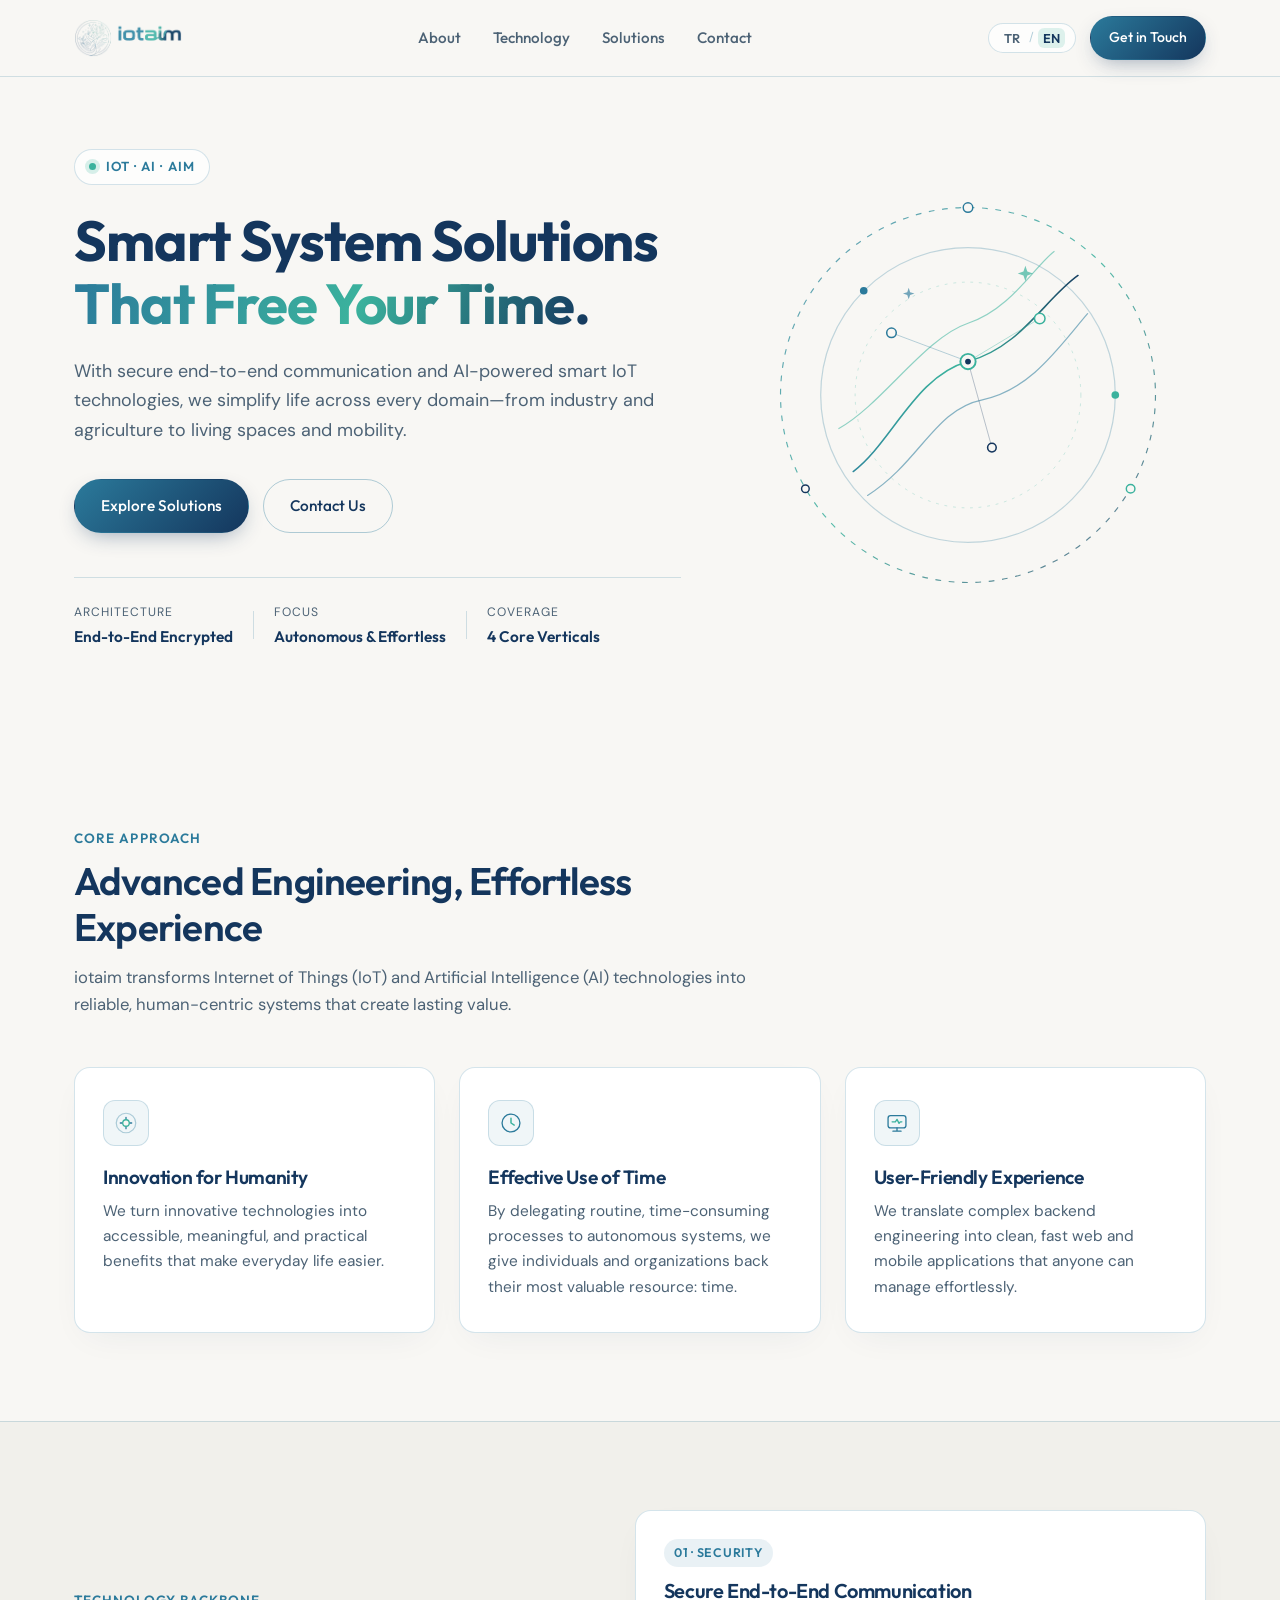
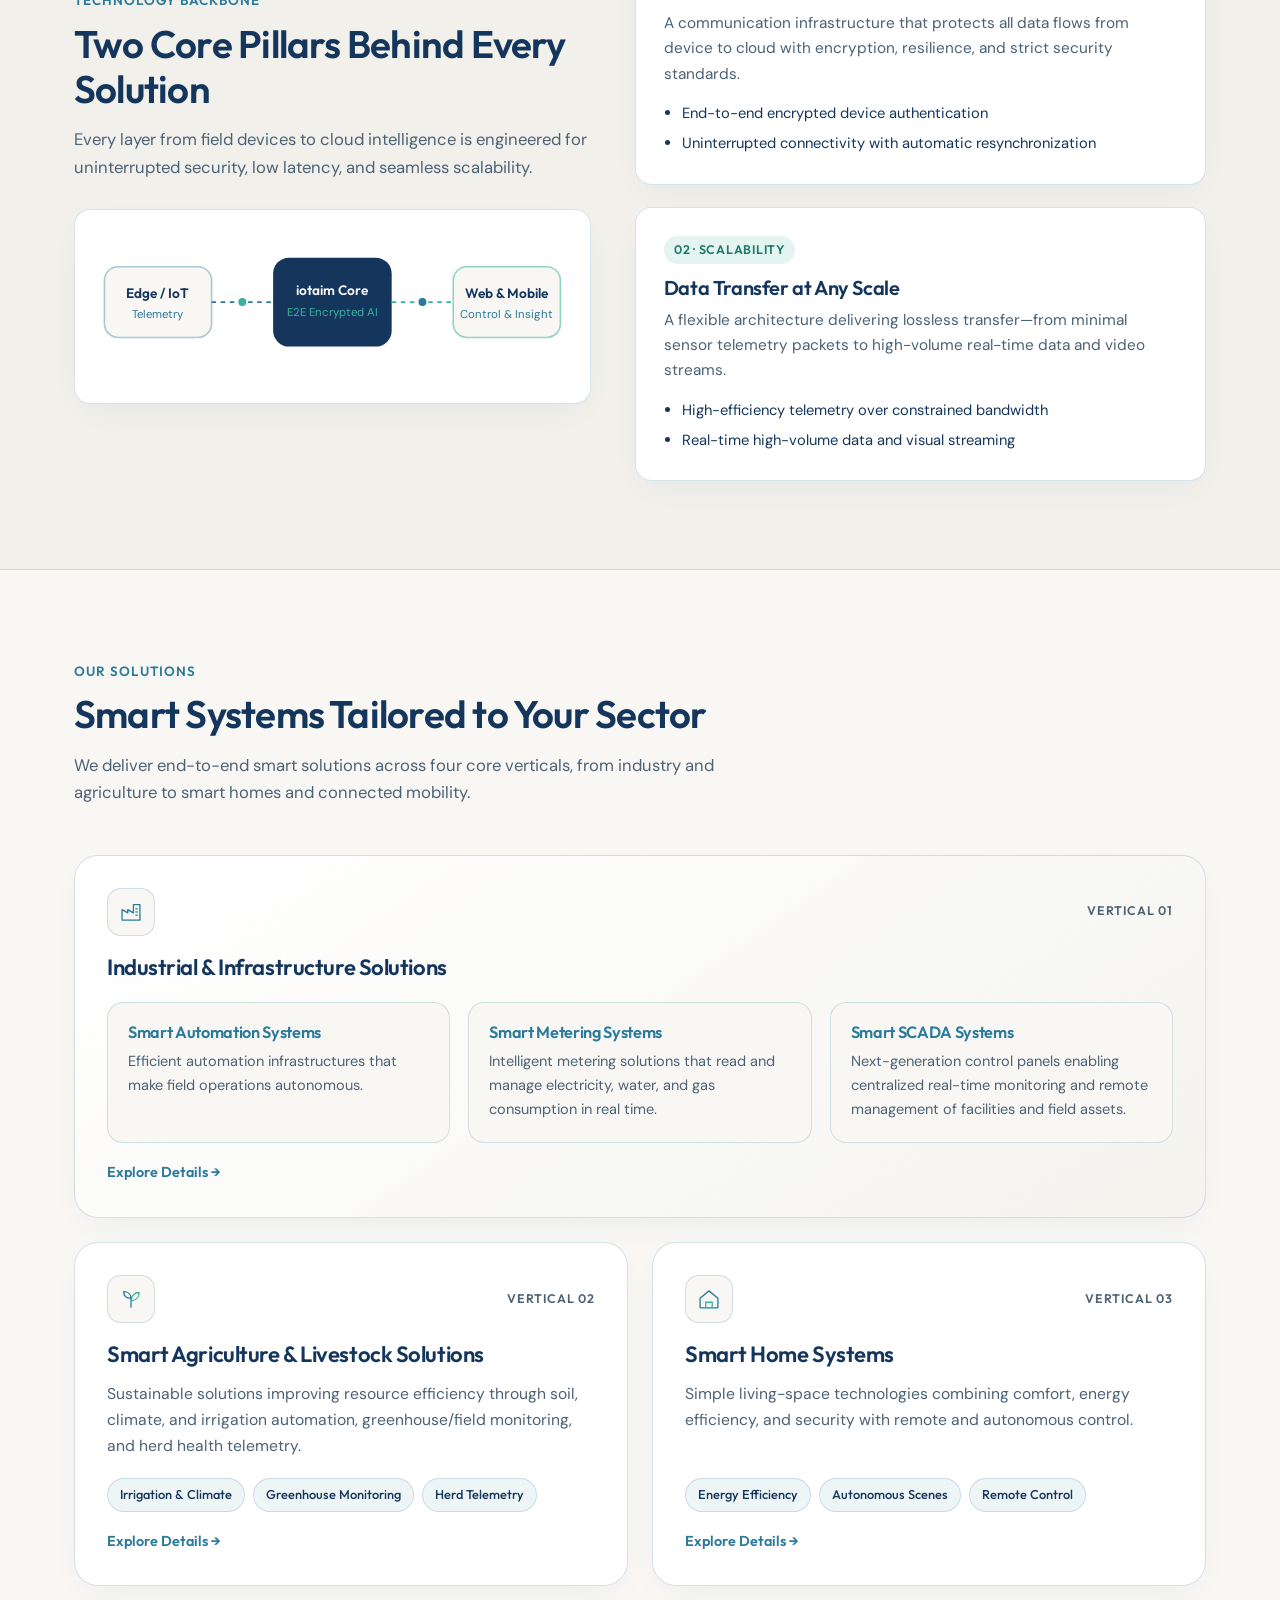
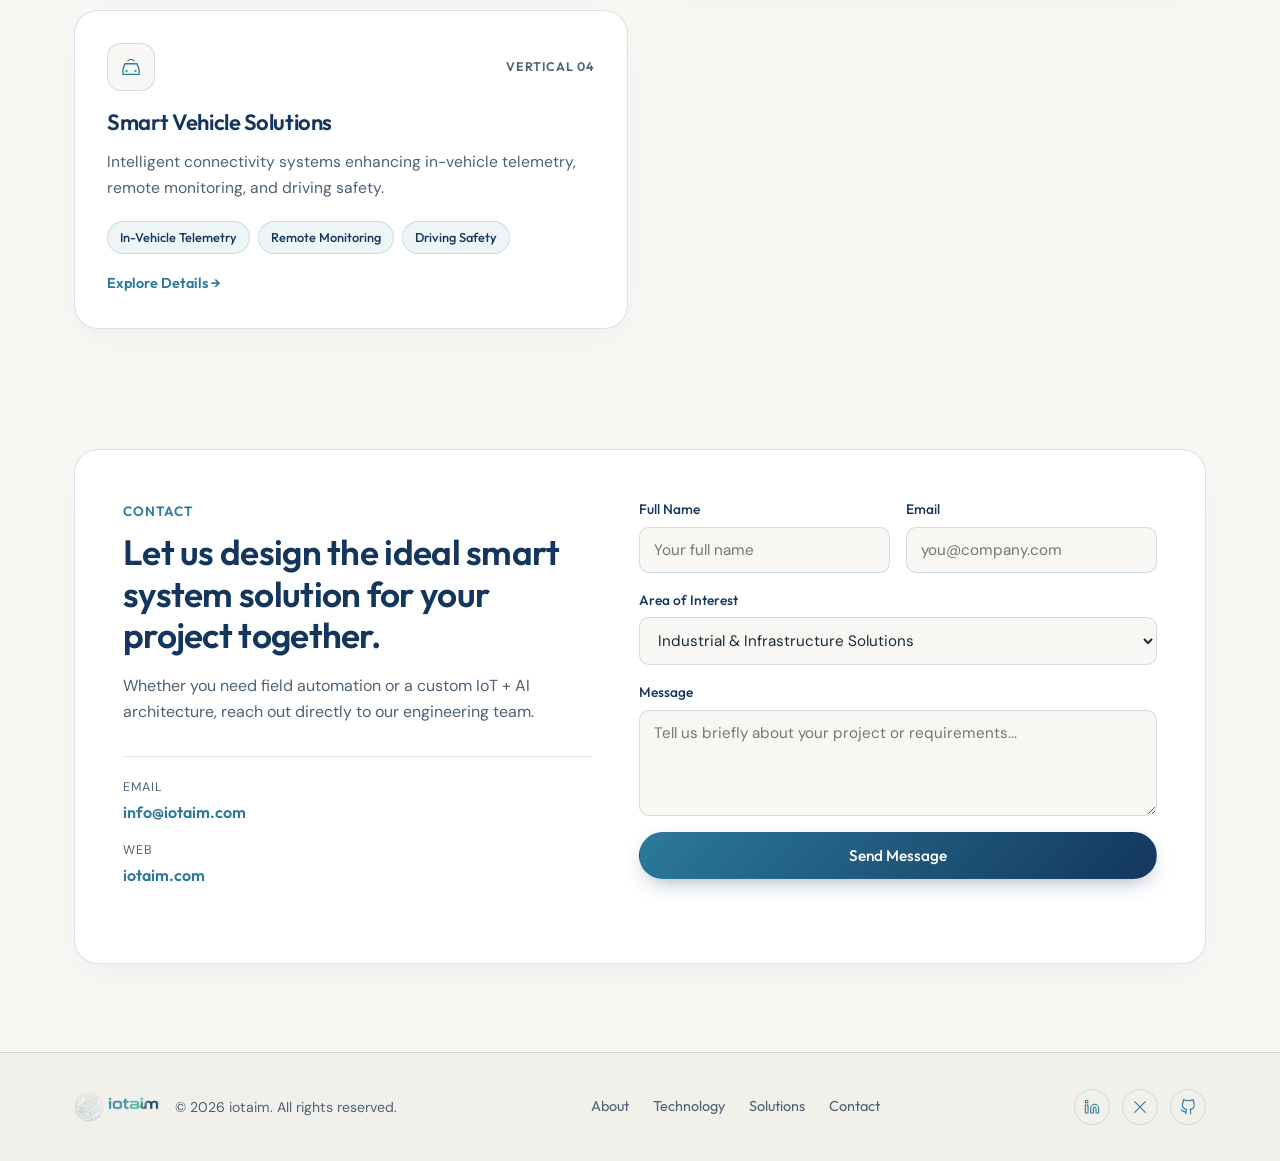
<file: index.html>
<!DOCTYPE html>
<html lang="tr" data-lang="tr">
<head>
  <meta charset="UTF-8" />
  <meta name="viewport" content="width=device-width, initial-scale=1.0" />
  <title>iotaim — Zamanınızı Özgürleştiren Akıllı Sistem Çözümleri</title>
  <meta
    name="description"
    content="iotaim; güvenli uçtan uca haberleşme ve yapay zeka destekli akıllı IoT teknolojileriyle endüstriden tarıma, yaşam alanlarından mobiliteye kadar her alanda hayatı kolaylaştırır."
  />
  <meta name="robots" content="index, follow, max-image-preview:large, max-snippet:-1" />
  <link rel="canonical" href="https://iotaim.com/" />
  <link rel="alternate" hreflang="tr" href="https://iotaim.com/" />
  <link rel="alternate" hreflang="en" href="https://iotaim.com/en/" />
  <link rel="alternate" hreflang="x-default" href="https://iotaim.com/" />
  <link rel="icon" type="image/png" href="assets/images/iotaim_logo.png" />
  <meta property="og:title" content="iotaim — Zamanınızı Özgürleştiren Akıllı Sistem Çözümleri" />
  <meta
    property="og:description"
    content="İnsanlık yararına teknoloji, zamanı özgürleştiren akıllı sistemler ve güvenli uçtan uca haberleşme."
  />
  <meta property="og:type" content="website" />
  <meta property="og:url" content="https://iotaim.com/" />
  <meta property="og:image" content="https://iotaim.com/assets/images/iotaim_logo.png" />
  <meta name="twitter:card" content="summary_large_image" />
  <meta name="twitter:title" content="iotaim — Zamanınızı Özgürleştiren Akıllı Sistem Çözümleri" />
  <meta
    name="twitter:description"
    content="Güvenli uçtan uca haberleşme ve yapay zeka destekli akıllı IoT teknolojileri."
  />
  <meta name="twitter:image" content="https://iotaim.com/assets/images/iotaim_logo.png" />

  <script type="application/ld+json">
  {
    "@context": "https://schema.org",
    "@graph": [
      {
        "@type": "Organization",
        "@id": "https://iotaim.com/#organization",
        "name": "iotaim",
        "url": "https://iotaim.com/",
        "logo": "https://iotaim.com/assets/images/iotaim_logo.png",
        "email": "info@iotaim.com",
        "description": "Güvenli uçtan uca haberleşme ve yapay zeka destekli akıllı IoT sistem çözümleri."
      },
      {
        "@type": "WebSite",
        "@id": "https://iotaim.com/#website",
        "url": "https://iotaim.com/",
        "name": "iotaim",
        "publisher": { "@id": "https://iotaim.com/#organization" },
        "inLanguage": ["tr", "en"]
      },
      {
        "@type": "Service",
        "serviceType": "Akıllı IoT ve Yapay Zeka Sistem Çözümleri",
        "provider": { "@id": "https://iotaim.com/#organization" },
        "areaServed": "TR",
        "hasOfferCatalog": {
          "@type": "OfferCatalog",
          "name": "iotaim Çözüm Alanları",
          "itemListElement": [
            { "@type": "Offer", "itemOffered": { "@type": "Service", "name": "Endüstriyel ve Altyapı Çözümleri (Otomasyon, Metering, SCADA)" } },
            { "@type": "Offer", "itemOffered": { "@type": "Service", "name": "Akıllı Tarım ve Hayvancılık Çözümleri" } },
            { "@type": "Offer", "itemOffered": { "@type": "Service", "name": "Akıllı Ev Sistemleri" } },
            { "@type": "Offer", "itemOffered": { "@type": "Service", "name": "Akıllı Araç Çözümleri" } }
          ]
        }
      }
    ]
  }
  </script>

  <link rel="preconnect" href="https://fonts.googleapis.com" />
  <link rel="preconnect" href="https://fonts.gstatic.com" crossorigin />
  <link
    href="https://fonts.googleapis.com/css2?family=DM+Sans:ital,opsz,wght@0,9..40,400..700;1,9..40,400..500&family=Outfit:wght@400;500;600;700&display=swap"
    rel="stylesheet"
  />
  <link rel="stylesheet" href="assets/css/styles.css" />
</head>
<body>
  <!-- Subtle ambient paper grain overlay -->
  <div class="ambient-grain" aria-hidden="true"></div>

  <!-- Navbar -->
  <header class="navbar" id="navbar">
    <div class="container navbar__inner">
      <a href="#top" class="navbar__brand" aria-label="iotaim Ana Sayfa">
        <img src="assets/images/iotaim_logo.png" alt="iotaim" class="navbar__logo" />
      </a>

      <nav class="navbar__nav" id="primary-nav" aria-label="Ana Menü">
        <a href="#about" class="navbar__link" data-i18n="nav.about">Hakkımızda</a>
        <a href="#technology" class="navbar__link" data-i18n="nav.technology">Teknolojimiz</a>
        <a href="#solutions" class="navbar__link" data-i18n="nav.solutions">Çözümlerimiz</a>
        <a href="#contact" class="navbar__link" data-i18n="nav.contact">İletişim</a>
      </nav>

      <div class="navbar__actions">
        <div class="lang-switch" role="group" aria-label="Dil Seçimi">
          <button type="button" class="lang-switch__btn is-active" data-lang-btn="tr" aria-pressed="true">TR</button>
          <span class="lang-switch__sep" aria-hidden="true">/</span>
          <button type="button" class="lang-switch__btn" data-lang-btn="en" aria-pressed="false">EN</button>
        </div>

        <a href="#contact" class="btn btn--primary btn--sm navbar__cta" data-i18n="nav.cta">İletişime Geç</a>

        <button
          type="button"
          class="navbar__toggle"
          id="nav-toggle"
          aria-label="Menüyü Aç/Kapat"
          aria-expanded="false"
          aria-controls="primary-nav"
        >
          <span></span>
          <span></span>
          <span></span>
        </button>
      </div>
    </div>
  </header>

  <main id="top">
    <!-- Hero Section -->
    <section class="hero">
      <div class="container hero__grid">
        <div class="hero__content reveal">
          <div class="eyebrow">
            <span class="eyebrow__dot" aria-hidden="true"></span>
            <span data-i18n="hero.eyebrow">IoT · AI · AIM</span>
          </div>

          <h1 class="hero__title">
            <span data-i18n="hero.titleLine1">Zamanınızı Özgürleştiren</span><br />
            <span class="text-gradient" data-i18n="hero.titleLine2">Akıllı Sistem Çözümleri.</span>
          </h1>

          <p class="hero__subtitle" data-i18n="hero.subtitle">
            Güvenli uçtan uca haberleşme ve yapay zeka destekli akıllı IoT teknolojileriyle; endüstriden tarıma,
            yaşam alanlarından mobiliteye kadar her alanda hayatı kolaylaştırıyoruz.
          </p>

          <div class="hero__actions">
            <a href="#solutions" class="btn btn--primary" data-i18n="hero.ctaPrimary">Çözümlerimizi İnceleyin</a>
            <a href="#contact" class="btn btn--secondary" data-i18n="hero.ctaSecondary">Bize Ulaşın</a>
          </div>

          <div class="hero__metrics">
            <div class="hero__metric">
              <span class="hero__metric-label" data-i18n="hero.metric1Label">Mimari</span>
              <span class="hero__metric-value" data-i18n="hero.metric1Value">Uçtan Uca Şifreli</span>
            </div>
            <div class="hero__metric-divider" aria-hidden="true"></div>
            <div class="hero__metric">
              <span class="hero__metric-label" data-i18n="hero.metric2Label">Odak</span>
              <span class="hero__metric-value" data-i18n="hero.metric2Value">Otonom &amp; Sade Deneyim</span>
            </div>
            <div class="hero__metric-divider" aria-hidden="true"></div>
            <div class="hero__metric">
              <span class="hero__metric-label" data-i18n="hero.metric3Label">Kapsam</span>
              <span class="hero__metric-value" data-i18n="hero.metric3Value">4 Ana Dikey Çözüm</span>
            </div>
          </div>
        </div>

        <!-- Lightweight Animated Vector Presentation -->
        <div class="hero__visual reveal" aria-hidden="true">
          <div class="orbital-frame">
            <svg class="orbital-svg" viewBox="0 0 460 460" fill="none" xmlns="http://www.w3.org/2000/svg">
              <defs>
                <linearGradient id="ringGradA" x1="40" y1="40" x2="420" y2="420" gradientUnits="userSpaceOnUse">
                  <stop offset="0%" stop-color="#2B7A9B" stop-opacity="0.7" />
                  <stop offset="50%" stop-color="#3BB29D" stop-opacity="0.85" />
                  <stop offset="100%" stop-color="#14365D" stop-opacity="0.65" />
                </linearGradient>
                <linearGradient id="waveGrad" x1="80" y1="360" x2="360" y2="100" gradientUnits="userSpaceOnUse">
                  <stop offset="0%" stop-color="#2B7A9B" />
                  <stop offset="55%" stop-color="#3BB29D" />
                  <stop offset="100%" stop-color="#14365D" />
                </linearGradient>
              </defs>

              <!-- Outer slow-rotating ring -->
              <g class="svg-orbit-slow">
                <circle cx="230" cy="230" r="196" stroke="url(#ringGradA)" stroke-width="1.2" stroke-dasharray="6 8" />
                <circle cx="230" cy="34" r="5" fill="#F8F7F4" stroke="#2B7A9B" stroke-width="1.5" />
                <circle cx="400" cy="328" r="4.5" fill="#F8F7F4" stroke="#3BB29D" stroke-width="1.5" />
                <circle cx="60" cy="328" r="4" fill="#F8F7F4" stroke="#14365D" stroke-width="1.5" />
              </g>

              <!-- Middle counter-rotating ring -->
              <g class="svg-orbit-reverse">
                <circle cx="230" cy="230" r="154" stroke="#2B7A9B" stroke-opacity="0.28" stroke-width="1.25" />
                <circle cx="230" cy="230" r="118" stroke="#3BB29D" stroke-opacity="0.25" stroke-width="1" stroke-dasharray="3 6" />
                <circle cx="384" cy="230" r="4" fill="#3BB29D" />
                <circle cx="121" cy="121" r="4" fill="#2B7A9B" />
              </g>

              <!-- Harmonic rising data & intelligence curves -->
              <g class="svg-float">
                <path
                  d="M110 310 C150 280, 175 210, 230 195 C285 180, 310 130, 345 105"
                  stroke="url(#waveGrad)"
                  stroke-width="1.6"
                  stroke-linecap="round"
                />
                <path
                  d="M125 335 C180 300, 195 245, 245 235 C295 225, 325 180, 355 145"
                  stroke="#2B7A9B"
                  stroke-opacity="0.55"
                  stroke-width="1.3"
                  stroke-linecap="round"
                />
                <path
                  d="M95 265 C140 240, 185 170, 230 155 C275 140, 300 95, 320 80"
                  stroke="#3BB29D"
                  stroke-opacity="0.55"
                  stroke-width="1.3"
                  stroke-linecap="round"
                />

                <!-- Constellation nodes -->
                <line x1="150" y1="165" x2="230" y2="195" stroke="#2B7A9B" stroke-opacity="0.35" stroke-width="1" />
                <line x1="230" y1="195" x2="305" y2="150" stroke="#3BB29D" stroke-opacity="0.4" stroke-width="1" />
                <line x1="230" y1="195" x2="255" y2="285" stroke="#14365D" stroke-opacity="0.3" stroke-width="1" />

                <circle cx="150" cy="165" r="5" fill="#F8F7F4" stroke="#2B7A9B" stroke-width="1.6" />
                <circle cx="230" cy="195" r="8" fill="#F8F7F4" stroke="#3BB29D" stroke-width="2" />
                <circle cx="230" cy="195" r="3" fill="#14365D" />
                <circle cx="305" cy="150" r="5.5" fill="#F8F7F4" stroke="#3BB29D" stroke-width="1.6" />
                <circle cx="255" cy="285" r="4.5" fill="#F8F7F4" stroke="#14365D" stroke-width="1.6" />

                <!-- Subtle geometric stars -->
                <path d="M290 95 L292 101 L298 103 L292 105 L290 111 L288 105 L282 103 L288 101 Z" fill="#3BB29D" fill-opacity="0.7" />
                <path d="M168 118 L169.5 122.5 L174 124 L169.5 125.5 L168 130 L166.5 125.5 L162 124 L166.5 122.5 Z" fill="#2B7A9B" fill-opacity="0.65" />
              </g>
            </svg>
          </div>
        </div>
      </div>
    </section>

    <!-- Section 3: Core Approach (3 Pillars) -->
    <section class="section" id="about">
      <div class="container">
        <div class="section-header reveal">
          <span class="section-kicker" data-i18n="approach.kicker">Temel Yaklaşımımız</span>
          <h2 class="section-title" data-i18n="approach.title">Karmaşık Mühendislik, Zahmetsiz Deneyim</h2>
          <p class="section-desc" data-i18n="approach.desc">
            iotaim, nesnelerin interneti (IoT) ve yapay zeka (AI) teknolojilerini insanlığa değer katan,
            güvenilir ve sade sistemlere dönüştürür.
          </p>
        </div>

        <div class="cards-grid cards-grid--3">
          <article class="card reveal">
            <div class="card__icon" aria-hidden="true">
              <svg viewBox="0 0 32 32" fill="none">
                <circle cx="16" cy="16" r="12" stroke="currentColor" stroke-width="1.5" stroke-opacity="0.35" />
                <path d="M16 9v14M9 16h14" stroke="currentColor" stroke-width="1.6" stroke-linecap="round" />
                <circle cx="16" cy="16" r="4" fill="#F8F7F4" stroke="#3BB29D" stroke-width="1.6" />
              </svg>
            </div>
            <h3 class="card__title" data-i18n="approach.p1Title">İnsanlık Yararına İnovasyon</h3>
            <p class="card__text" data-i18n="approach.p1Desc">
              Yenilikçi teknolojileri herkes için erişilebilir, anlamlı ve hayatı kolaylaştıran somut faydalara dönüştürüyoruz.
            </p>
          </article>

          <article class="card reveal">
            <div class="card__icon" aria-hidden="true">
              <svg viewBox="0 0 32 32" fill="none">
                <circle cx="16" cy="16" r="11" stroke="currentColor" stroke-width="1.6" />
                <path d="M16 10v6l4 2.5" stroke="#3BB29D" stroke-width="1.8" stroke-linecap="round" stroke-linejoin="round" />
              </svg>
            </div>
            <h3 class="card__title" data-i18n="approach.p2Title">Zamanı Etkin Kullanım</h3>
            <p class="card__text" data-i18n="approach.p2Desc">
              Rutin ve zaman alan süreçleri otonom sistemlere devrederek bireylere ve kurumlara en değerli kaynakları olan zamanı geri kazandırıyoruz.
            </p>
          </article>

          <article class="card reveal">
            <div class="card__icon" aria-hidden="true">
              <svg viewBox="0 0 32 32" fill="none">
                <rect x="5" y="7" width="22" height="15" rx="3" stroke="currentColor" stroke-width="1.6" />
                <path d="M11 26h10M16 22v4" stroke="currentColor" stroke-width="1.6" stroke-linecap="round" />
                <path d="M10 14.5h4l2-3 2.5 5 1.5-2h2" stroke="#3BB29D" stroke-width="1.6" stroke-linecap="round" stroke-linejoin="round" />
              </svg>
            </div>
            <h3 class="card__title" data-i18n="approach.p3Title">Kullanıcı Dostu Deneyim</h3>
            <p class="card__text" data-i18n="approach.p3Desc">
              Arka plandaki gelişmiş mühendisliği sade, hızlı ve herkesin kolayca yönetebileceği web ve mobil uygulamalara dönüştürüyoruz.
            </p>
          </article>
        </div>
      </div>
    </section>

    <!-- Section 4: Technology Backbone -->
    <section class="section section--tinted" id="technology">
      <div class="container">
        <div class="tech-layout">
          <div class="tech-intro reveal">
            <span class="section-kicker" data-i18n="tech.kicker">Teknoloji Omurgamız</span>
            <h2 class="section-title" data-i18n="tech.title">Tüm Çözümlerimizin Temelindeki İki Ana Güç</h2>
            <p class="section-desc" data-i18n="tech.desc">
              Saha cihazlarından bulut zekasına uzanan her katman; kesintisiz güvenlik, düşük gecikme ve yüksek ölçeklenebilirlik ilkeleriyle tasarlanır.
            </p>

            <!-- Lightweight SVG Data-Flow Diagram -->
            <div class="tech-diagram" aria-hidden="true">
              <svg viewBox="0 0 420 130" fill="none" xmlns="http://www.w3.org/2000/svg">
                <rect x="10" y="34" width="94" height="62" rx="12" fill="#F8F7F4" stroke="#2B7A9B" stroke-opacity="0.4" stroke-width="1.4" />
                <text x="57" y="61" text-anchor="middle" fill="#14365D" font-family="Outfit, sans-serif" font-size="12" font-weight="600">Edge / IoT</text>
                <text x="57" y="79" text-anchor="middle" fill="#2B7A9B" font-family="DM Sans, sans-serif" font-size="10">Telemetry</text>

                <path d="M104 65 H158" stroke="#2B7A9B" stroke-width="1.5" stroke-dasharray="4 4" />
                <circle cx="131" cy="65" r="3.5" fill="#3BB29D" />

                <rect x="158" y="26" width="104" height="78" rx="14" fill="#14365D" />
                <text x="210" y="59" text-anchor="middle" fill="#F8F7F4" font-family="Outfit, sans-serif" font-size="12" font-weight="600">iotaim Core</text>
                <text x="210" y="77" text-anchor="middle" fill="#3BB29D" font-family="DM Sans, sans-serif" font-size="10">E2E Encrypted AI</text>

                <path d="M262 65 H316" stroke="#3BB29D" stroke-width="1.5" stroke-dasharray="4 4" />
                <circle cx="289" cy="65" r="3.5" fill="#2B7A9B" />

                <rect x="316" y="34" width="94" height="62" rx="12" fill="#F8F7F4" stroke="#3BB29D" stroke-opacity="0.55" stroke-width="1.4" />
                <text x="363" y="61" text-anchor="middle" fill="#14365D" font-family="Outfit, sans-serif" font-size="12" font-weight="600">Web &amp; Mobile</text>
                <text x="363" y="79" text-anchor="middle" fill="#2B7A9B" font-family="DM Sans, sans-serif" font-size="10">Control &amp; Insight</text>
              </svg>
            </div>
          </div>

          <div class="tech-pillars">
            <article class="tech-card reveal">
              <div class="tech-card__badge" data-i18n="tech.t1Badge">01 · Güvenlik</div>
              <h3 class="tech-card__title" data-i18n="tech.t1Title">Güvenli Uçtan Uca Haberleşme</h3>
              <p class="tech-card__text" data-i18n="tech.t1Desc">
                Cihazdan buluta kadar tüm veri akışını şifreli, kesintisiz ve yüksek güvenlik standartlarıyla koruyan iletişim altyapısı.
              </p>
              <ul class="tech-card__list">
                <li data-i18n="tech.t1Item1">Uçtan uca şifreli cihaz kimlik doğrulaması</li>
                <li data-i18n="tech.t1Item2">Kesintisiz bağlantı ve otomatik yeniden senkronizasyon</li>
              </ul>
            </article>

            <article class="tech-card reveal">
              <div class="tech-card__badge tech-card__badge--teal" data-i18n="tech.t2Badge">02 · Ölçeklenebilirlik</div>
              <h3 class="tech-card__title" data-i18n="tech.t2Title">Her Boyutta Veri Transferi</h3>
              <p class="tech-card__text" data-i18n="tech.t2Desc">
                En küçük sensör telemetri paketlerinden yüksek hacimli anlık veri ve görüntü akışlarına kadar her ölçekte veriyi kayıpsız aktaran esnek mimari.
              </p>
              <ul class="tech-card__list">
                <li data-i18n="tech.t2Item1">Düşük bant genişliğinde yüksek verimli telemetri</li>
                <li data-i18n="tech.t2Item2">Gerçek zamanlı yüksek hacimli veri ve görüntü akışı</li>
              </ul>
            </article>
          </div>
        </div>
      </div>
    </section>

    <!-- Section 5: Solutions (4 Verticals) -->
    <section class="section" id="solutions">
      <div class="container">
        <div class="section-header reveal">
          <span class="section-kicker" data-i18n="solutions.kicker">Çözüm Alanlarımız</span>
          <h2 class="section-title" data-i18n="solutions.title">Sektörünüze Özel Akıllı Sistemler</h2>
          <p class="section-desc" data-i18n="solutions.desc">
            Endüstriden tarıma, yaşam alanlarından araç içi sistemlere kadar dört ana dikeyde uçtan uca akıllı çözümler sunuyoruz.
          </p>
        </div>

        <div class="solutions-grid">
          <!-- 1. Industrial & Infrastructure -->
          <article class="solution-card solution-card--featured reveal">
            <div class="solution-card__top">
              <div class="solution-card__icon" aria-hidden="true">
                <svg viewBox="0 0 32 32" fill="none">
                  <path d="M5 26V13l7 4v-4l7 4V7h8v19H5z" stroke="currentColor" stroke-width="1.6" stroke-linejoin="round" />
                  <path d="M22 12h2M22 16h2M22 20h2" stroke="#3BB29D" stroke-width="1.6" stroke-linecap="round" />
                </svg>
              </div>
              <span class="solution-card__tag" data-i18n="solutions.s1Tag">Dikey 01</span>
            </div>

            <h3 class="solution-card__title" data-i18n="solutions.s1Title">Endüstriyel ve Altyapı Çözümleri</h3>

            <div class="subsolutions">
              <div class="subsolution">
                <h4 data-i18n="solutions.s1Sub1Title">Akıllı Otomasyon Sistemleri</h4>
                <p data-i18n="solutions.s1Sub1Desc">
                  Saha süreçlerini otonom hale getiren verimli otomasyon altyapıları.
                </p>
              </div>
              <div class="subsolution">
                <h4 data-i18n="solutions.s1Sub2Title">Akıllı Metering Sistemleri</h4>
                <p data-i18n="solutions.s1Sub2Desc">
                  Enerji, su ve gaz tüketim verilerini gerçek zamanlı okuyan ve yöneten akıllı ölçümleme çözümleri.
                </p>
              </div>
              <div class="subsolution">
                <h4 data-i18n="solutions.s1Sub3Title">Akıllı SCADA Sistemleri</h4>
                <p data-i18n="solutions.s1Sub3Desc">
                  Tesis ve saha operasyonlarının tek merkezden anlık izlenmesini ve uzaktan kontrolünü sağlayan yeni nesil yönetim panelleri.
                </p>
              </div>
            </div>
            <a href="cozumler/endustriyel-scada-otomasyon.html" class="solution-card__more" data-i18n="solutions.learnMore">Detayları İncele →</a>
          </article>

          <!-- 2. Smart Agriculture & Livestock -->
          <article class="solution-card reveal">
            <div class="solution-card__top">
              <div class="solution-card__icon" aria-hidden="true">
                <svg viewBox="0 0 32 32" fill="none">
                  <path d="M16 26V14" stroke="currentColor" stroke-width="1.6" stroke-linecap="round" />
                  <path d="M16 18c0-6 5-10 10-10 0 6-4 10-10 10z" stroke="#3BB29D" stroke-width="1.6" stroke-linejoin="round" />
                  <path d="M16 15c0-5-4-8-9-8 0 5 3.5 8 9 8z" stroke="currentColor" stroke-width="1.6" stroke-linejoin="round" />
                </svg>
              </div>
              <span class="solution-card__tag" data-i18n="solutions.s2Tag">Dikey 02</span>
            </div>

            <h3 class="solution-card__title" data-i18n="solutions.s2Title">Akıllı Tarım ve Hayvancılık Çözümleri</h3>
            <p class="solution-card__desc" data-i18n="solutions.s2Desc">
              Toprak, iklim ve sulama otomasyonu; sera ve açık arazi izleme; sürü takibi ve hayvan sağlığı telemetrisi ile kaynak verimliliği sağlayan sürdürülebilir çözümler.
            </p>
            <div class="solution-card__chips">
              <span class="chip" data-i18n="solutions.s2Chip1">Sulama &amp; İklim</span>
              <span class="chip" data-i18n="solutions.s2Chip2">Sera İzleme</span>
              <span class="chip" data-i18n="solutions.s2Chip3">Sürü Telemetrisi</span>
            </div>
            <a href="cozumler/akilli-tarim-hayvancilik.html" class="solution-card__more" data-i18n="solutions.learnMore">Detayları İncele →</a>
          </article>

          <!-- 3. Smart Home -->
          <article class="solution-card reveal">
            <div class="solution-card__top">
              <div class="solution-card__icon" aria-hidden="true">
                <svg viewBox="0 0 32 32" fill="none">
                  <path d="M5 15L16 6l11 9v11a1 1 0 0 1-1 1H6a1 1 0 0 1-1-1V15z" stroke="currentColor" stroke-width="1.6" stroke-linejoin="round" />
                  <path d="M12 27v-7h8v7" stroke="#3BB29D" stroke-width="1.6" stroke-linejoin="round" />
                </svg>
              </div>
              <span class="solution-card__tag" data-i18n="solutions.s3Tag">Dikey 03</span>
            </div>

            <h3 class="solution-card__title" data-i18n="solutions.s3Title">Akıllı Ev Sistemleri</h3>
            <p class="solution-card__desc" data-i18n="solutions.s3Desc">
              Konfor, enerji tasarrufu ve güvenliği bir araya getiren; uzaktan ve otonom yönetilebilen sade yaşam alanı teknolojileri.
            </p>
            <div class="solution-card__chips">
              <span class="chip" data-i18n="solutions.s3Chip1">Enerji Tasarrufu</span>
              <span class="chip" data-i18n="solutions.s3Chip2">Otonom Senaryolar</span>
              <span class="chip" data-i18n="solutions.s3Chip3">Uzaktan Kontrol</span>
            </div>
            <a href="cozumler/akilli-ev-sistemleri.html" class="solution-card__more" data-i18n="solutions.learnMore">Detayları İncele →</a>
          </article>

          <!-- 4. Smart Vehicle -->
          <article class="solution-card reveal">
            <div class="solution-card__top">
              <div class="solution-card__icon" aria-hidden="true">
                <svg viewBox="0 0 32 32" fill="none">
                  <path d="M6 19l2.5-7h15L26 19v6H6v-6z" stroke="currentColor" stroke-width="1.6" stroke-linejoin="round" />
                  <circle cx="10.5" cy="21" r="1.5" fill="#3BB29D" />
                  <circle cx="21.5" cy="21" r="1.5" fill="#3BB29D" />
                  <path d="M12 8.5a6 6 0 0 1 8 0" stroke="#2B7A9B" stroke-width="1.5" stroke-linecap="round" />
                </svg>
              </div>
              <span class="solution-card__tag" data-i18n="solutions.s4Tag">Dikey 04</span>
            </div>

            <h3 class="solution-card__title" data-i18n="solutions.s4Title">Akıllı Araç Çözümleri</h3>
            <p class="solution-card__desc" data-i18n="solutions.s4Desc">
              Araç içi telemetri, uzaktan izleme ve sürüş güvenliğini artıran akıllı bağlantı sistemleri.
            </p>
            <div class="solution-card__chips">
              <span class="chip" data-i18n="solutions.s4Chip1">Araç İçi Telemetri</span>
              <span class="chip" data-i18n="solutions.s4Chip2">Uzaktan İzleme</span>
              <span class="chip" data-i18n="solutions.s4Chip3">Sürüş Güvenliği</span>
            </div>
            <a href="cozumler/akilli-arac-telemetri.html" class="solution-card__more" data-i18n="solutions.learnMore">Detayları İncele →</a>
          </article>
        </div>
      </div>
    </section>

    <!-- Section 6: Contact & CTA -->
    <section class="section section--contact" id="contact">
      <div class="container">
        <div class="contact-box reveal">
          <div class="contact-box__info">
            <span class="section-kicker" data-i18n="contact.kicker">İletişim</span>
            <h2 class="contact-box__title" data-i18n="contact.title">
              Projeniz için en uygun akıllı sistem çözümünü birlikte tasarlayalım.
            </h2>
            <p class="contact-box__desc" data-i18n="contact.desc">
              İhtiyacınız ister saha otomasyonu ister özel bir IoT + yapay zeka mimarisi olsun, ekibimizle doğrudan iletişime geçebilirsiniz.
            </p>

            <div class="contact-details">
              <div class="contact-detail">
                <span class="contact-detail__label" data-i18n="contact.emailLabel">E-posta</span>
                <a href="mailto:info@iotaim.com" class="contact-detail__value">info@iotaim.com</a>
              </div>
              <div class="contact-detail">
                <span class="contact-detail__label" data-i18n="contact.webLabel">Web</span>
                <a href="https://iotaim.com" class="contact-detail__value">iotaim.com</a>
              </div>
            </div>
          </div>

          <form class="contact-form" id="contact-form" novalidate>
            <div class="form-row">
              <div class="form-group">
                <label for="name" data-i18n="contact.formNameLabel">Ad Soyad</label>
                <input
                  type="text"
                  id="name"
                  name="name"
                  required
                  data-i18n-placeholder="contact.formNamePlaceholder"
                  placeholder="Adınız ve soyadınız"
                />
              </div>
              <div class="form-group">
                <label for="email" data-i18n="contact.formEmailLabel">E-posta</label>
                <input
                  type="email"
                  id="email"
                  name="email"
                  required
                  data-i18n-placeholder="contact.formEmailPlaceholder"
                  placeholder="ornek@kurum.com"
                />
              </div>
            </div>

            <div class="form-group">
              <label for="vertical" data-i18n="contact.formVerticalLabel">İlgi Alanı</label>
              <select id="vertical" name="vertical">
                <option value="industrial" data-i18n="contact.optIndustrial">Endüstriyel ve Altyapı Çözümleri</option>
                <option value="agriculture" data-i18n="contact.optAgriculture">Akıllı Tarım ve Hayvancılık</option>
                <option value="home" data-i18n="contact.optHome">Akıllı Ev Sistemleri</option>
                <option value="vehicle" data-i18n="contact.optVehicle">Akıllı Araç Çözümleri</option>
                <option value="custom" data-i18n="contact.optCustom">Özel IoT &amp; AI Danışmanlığı</option>
              </select>
            </div>

            <div class="form-group">
              <label for="message" data-i18n="contact.formMessageLabel">Mesajınız</label>
              <textarea
                id="message"
                name="message"
                rows="4"
                required
                data-i18n-placeholder="contact.formMessagePlaceholder"
                placeholder="Projeniz veya ihtiyacınız hakkında kısaca bilgi verin..."
              ></textarea>
            </div>

            <button type="submit" class="btn btn--primary btn--full" data-i18n="contact.formSubmit">
              Mesaj Gönder
            </button>

            <p class="form-feedback" id="form-feedback" role="status" aria-live="polite"></p>
          </form>
        </div>
      </div>
    </section>
  </main>

  <!-- Footer -->
  <footer class="footer">
    <div class="container footer__inner">
      <div class="footer__brand">
        <img src="assets/images/iotaim_logo.png" alt="iotaim" class="footer__logo" />
        <p class="footer__copy" data-i18n="footer.copy">
          © 2026 iotaim. Tüm hakları saklıdır.
        </p>
      </div>

      <div class="footer__links">
        <a href="#about" data-i18n="nav.about">Hakkımızda</a>
        <a href="#technology" data-i18n="nav.technology">Teknolojimiz</a>
        <a href="#solutions" data-i18n="nav.solutions">Çözümlerimiz</a>
        <a href="#contact" data-i18n="nav.contact">İletişim</a>
      </div>

      <div class="footer__social" aria-label="Sosyal Medya">
        <a href="https://linkedin.com" target="_blank" rel="noopener noreferrer" aria-label="LinkedIn">
          <svg viewBox="0 0 24 24" fill="none" stroke="currentColor" stroke-width="1.6" stroke-linecap="round" stroke-linejoin="round">
            <path d="M16 8a6 6 0 0 1 6 6v7h-4v-7a2 2 0 0 0-4 0v7h-4v-7a6 6 0 0 1 6-6z" />
            <rect x="2" y="9" width="4" height="12" />
            <circle cx="4" cy="4" r="2" />
          </svg>
        </a>
        <a href="https://x.com" target="_blank" rel="noopener noreferrer" aria-label="X">
          <svg viewBox="0 0 24 24" fill="none" stroke="currentColor" stroke-width="1.6" stroke-linecap="round" stroke-linejoin="round">
            <path d="M4 4l16 16M20 4L4 20" />
          </svg>
        </a>
        <a href="https://github.com" target="_blank" rel="noopener noreferrer" aria-label="GitHub">
          <svg viewBox="0 0 24 24" fill="none" stroke="currentColor" stroke-width="1.6" stroke-linecap="round" stroke-linejoin="round">
            <path d="M9 19c-5 1.5-5-2.5-7-3m14 6v-3.87a3.37 3.37 0 0 0-.94-2.61c3.14-.35 6.44-1.54 6.44-7A5.44 5.44 0 0 0 20 4.77 5.07 5.07 0 0 0 19.91 1S18.73.65 16 2.48a13.38 13.38 0 0 0-7 0C6.27.65 5.09 1 5.09 1A5.07 5.07 0 0 0 5 4.77a5.44 5.44 0 0 0-1.5 3.78c0 5.42 3.3 6.61 6.44 7A3.37 3.37 0 0 0 9 18.13V22" />
          </svg>
        </a>
      </div>
    </div>
  </footer>

  <script src="assets/js/translations.js"></script>
  <script src="assets/js/main.js"></script>
</body>
</html>
</file>
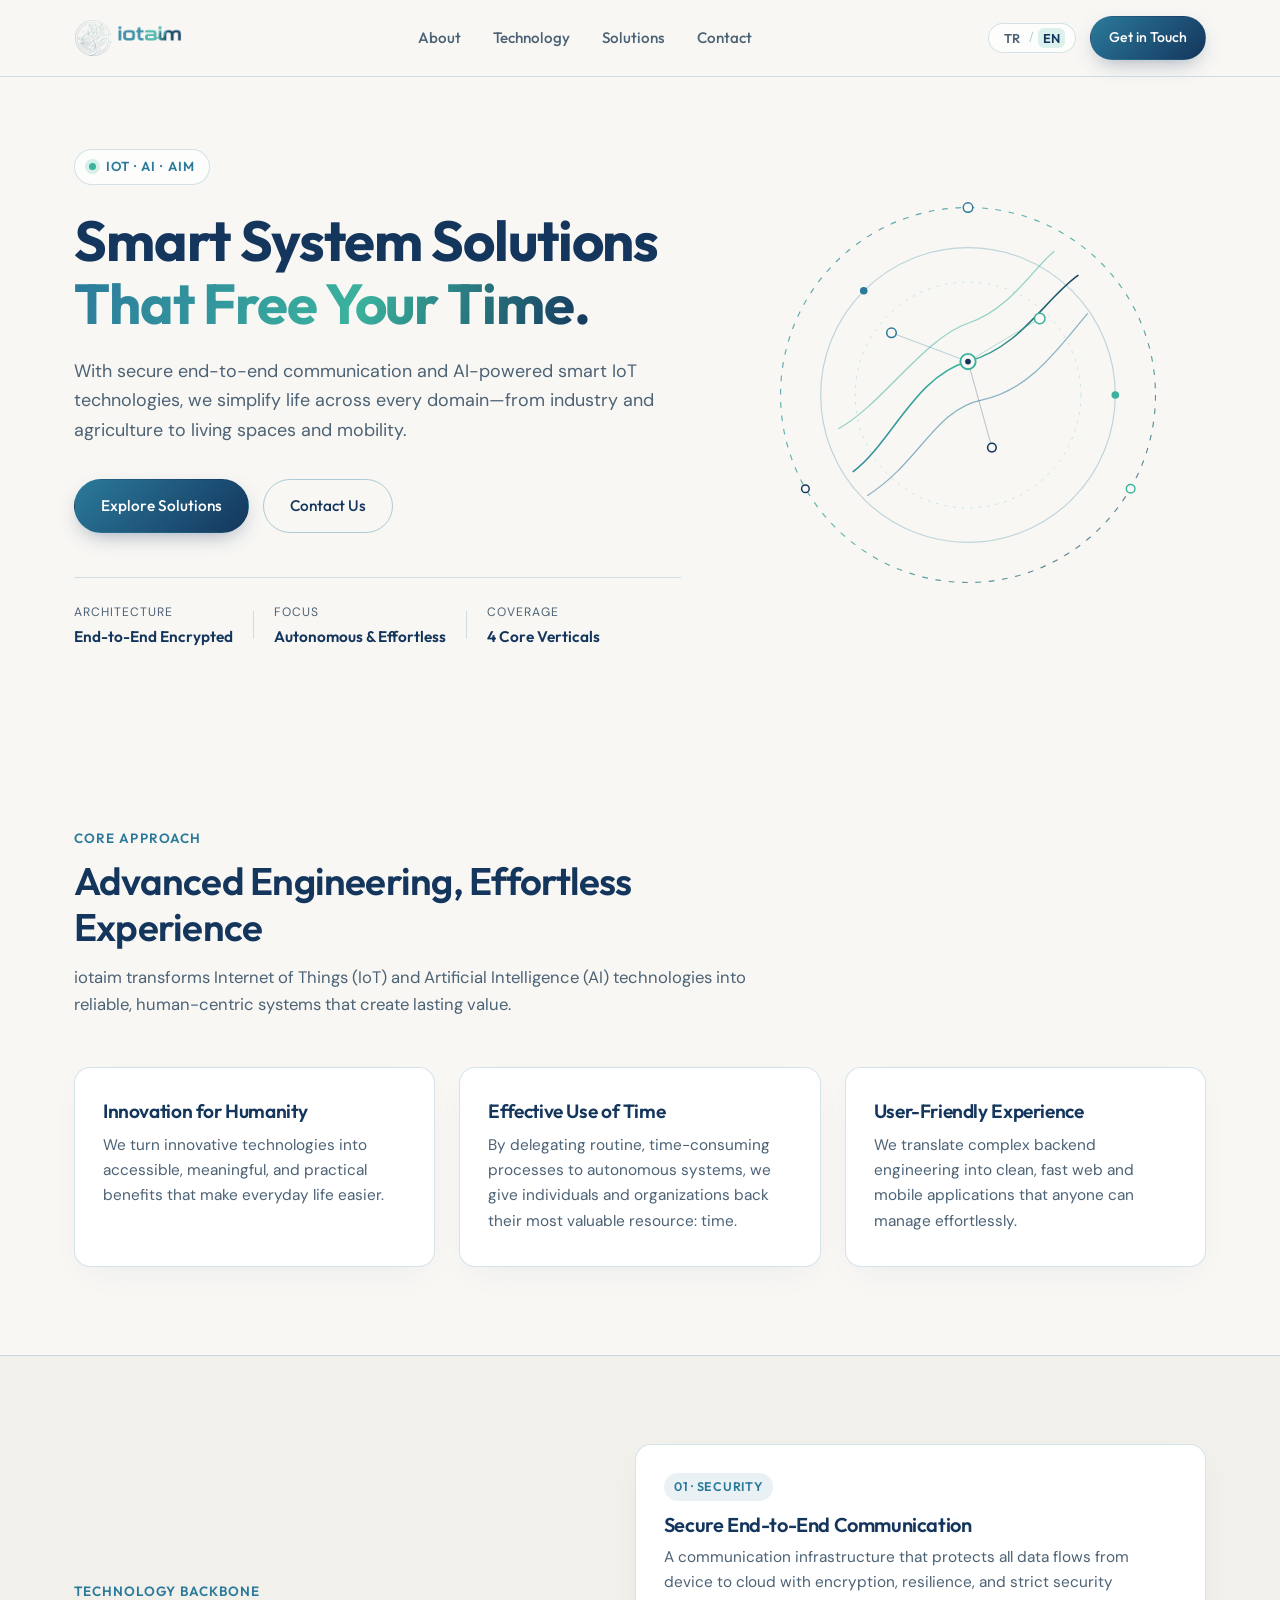
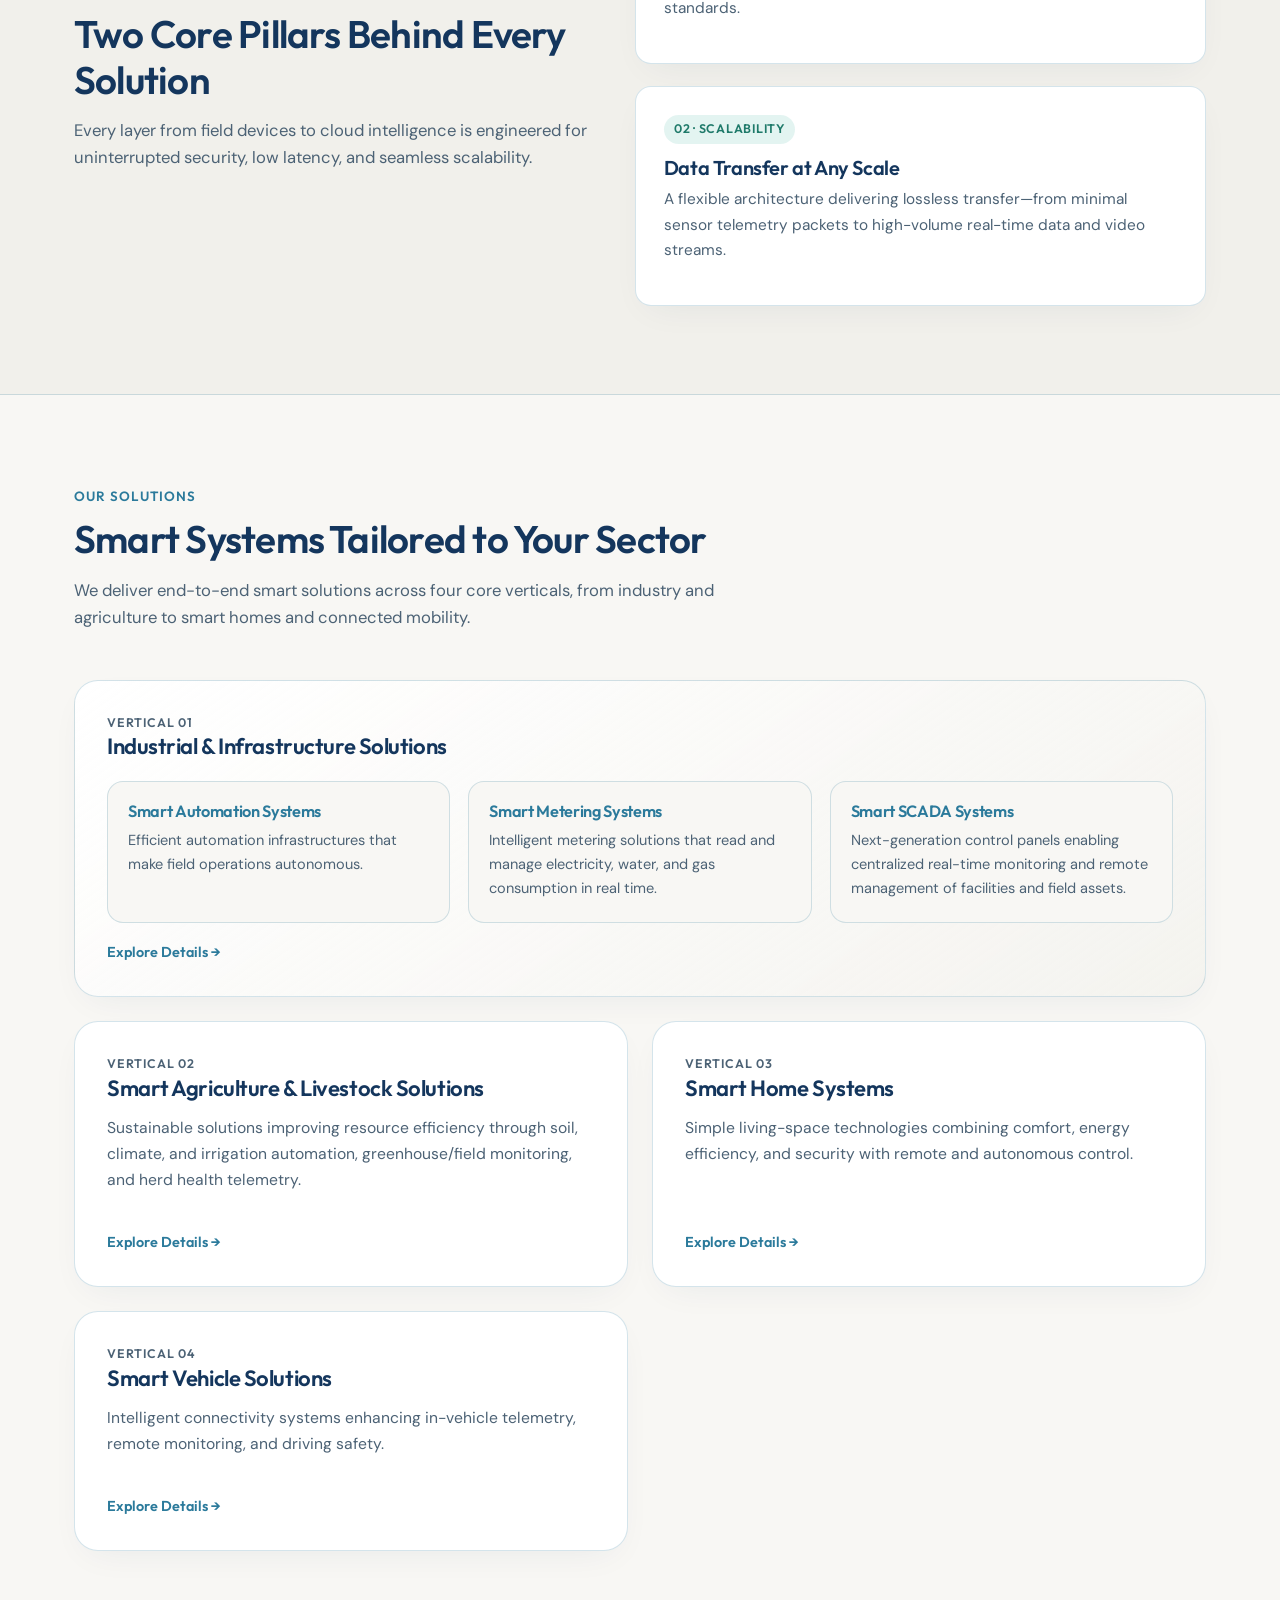
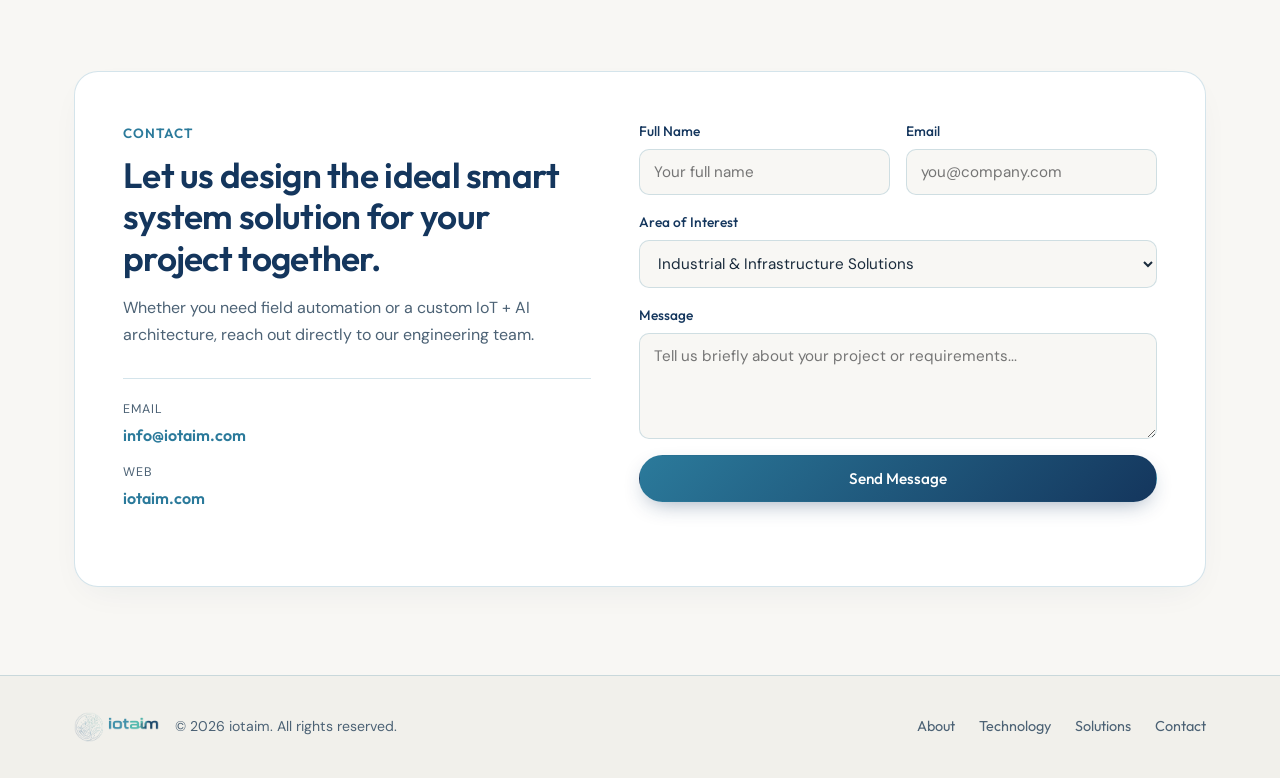
<file: en/index.html>
<!DOCTYPE html>
<html lang="en" data-lang="en">
<head>
  <meta charset="UTF-8" />
  <meta name="viewport" content="width=device-width, initial-scale=1.0" />
  <title>iotaim — Smart System Solutions That Free Your Time</title>
  <meta
    name="description"
    content="With secure end-to-end communication and AI-powered smart IoT technologies, iotaim simplifies life across industry, agriculture, smart homes, and mobility."
  />
  <meta name="robots" content="index, follow, max-image-preview:large, max-snippet:-1" />
  <link rel="canonical" href="https://iotaim.com/en/" />
  <link rel="alternate" hreflang="tr" href="https://iotaim.com/" />
  <link rel="alternate" hreflang="en" href="https://iotaim.com/en/" />
  <link rel="alternate" hreflang="x-default" href="https://iotaim.com/" />
  <link rel="icon" type="image/png" href="../assets/images/iotaim_logo.png" />

  <meta property="og:title" content="iotaim — Smart System Solutions That Free Your Time" />
  <meta
    property="og:description"
    content="Human-centric IoT and AI systems with secure end-to-end communication."
  />
  <meta property="og:type" content="website" />
  <meta property="og:url" content="https://iotaim.com/en/" />
  <meta property="og:image" content="https://iotaim.com/assets/images/iotaim_logo.png" />

  <script type="application/ld+json">
  {
    "@context": "https://schema.org",
    "@graph": [
      {
        "@type": "Organization",
        "@id": "https://iotaim.com/#organization",
        "name": "iotaim",
        "url": "https://iotaim.com/",
        "logo": "https://iotaim.com/assets/images/iotaim_logo.png",
        "email": "info@iotaim.com"
      },
      {
        "@type": "WebSite",
        "@id": "https://iotaim.com/en/#website",
        "url": "https://iotaim.com/en/",
        "name": "iotaim",
        "publisher": { "@id": "https://iotaim.com/#organization" },
        "inLanguage": "en"
      }
    ]
  }
  </script>

  <link rel="preconnect" href="https://fonts.googleapis.com" />
  <link rel="preconnect" href="https://fonts.gstatic.com" crossorigin />
  <link
    href="https://fonts.googleapis.com/css2?family=DM+Sans:ital,opsz,wght@0,9..40,400..700;1,9..40,400..500&family=Outfit:wght@400;500;600;700&display=swap"
    rel="stylesheet"
  />
  <link rel="stylesheet" href="../assets/css/styles.css" />
</head>
<body>
  <div class="ambient-grain" aria-hidden="true"></div>

  <header class="navbar" id="navbar">
    <div class="container navbar__inner">
      <a href="#top" class="navbar__brand" aria-label="iotaim Home">
        <img src="../assets/images/iotaim_logo.png" alt="iotaim" class="navbar__logo" />
      </a>

      <nav class="navbar__nav" id="primary-nav" aria-label="Primary Navigation">
        <a href="#about" class="navbar__link" data-i18n="nav.about">About</a>
        <a href="#technology" class="navbar__link" data-i18n="nav.technology">Technology</a>
        <a href="#solutions" class="navbar__link" data-i18n="nav.solutions">Solutions</a>
        <a href="#contact" class="navbar__link" data-i18n="nav.contact">Contact</a>
      </nav>

      <div class="navbar__actions">
        <div class="lang-switch" role="group" aria-label="Language Switcher">
          <button type="button" class="lang-switch__btn" data-lang-btn="tr" aria-pressed="false">TR</button>
          <span class="lang-switch__sep" aria-hidden="true">/</span>
          <button type="button" class="lang-switch__btn is-active" data-lang-btn="en" aria-pressed="true">EN</button>
        </div>

        <a href="#contact" class="btn btn--primary btn--sm navbar__cta" data-i18n="nav.cta">Get in Touch</a>

        <button
          type="button"
          class="navbar__toggle"
          id="nav-toggle"
          aria-label="Toggle Menu"
          aria-expanded="false"
          aria-controls="primary-nav"
        >
          <span></span>
          <span></span>
          <span></span>
        </button>
      </div>
    </div>
  </header>

  <main id="top">
    <section class="hero">
      <div class="container hero__grid">
        <div class="hero__content reveal">
          <div class="eyebrow">
            <span class="eyebrow__dot" aria-hidden="true"></span>
            <span data-i18n="hero.eyebrow">IoT · AI · AIM</span>
          </div>

          <h1 class="hero__title">
            <span data-i18n="hero.titleLine1">Smart System Solutions</span><br />
            <span class="text-gradient" data-i18n="hero.titleLine2">That Free Your Time.</span>
          </h1>

          <p class="hero__subtitle" data-i18n="hero.subtitle">
            With secure end-to-end communication and AI-powered smart IoT technologies, we simplify life across every domain—from industry and agriculture to living spaces and mobility.
          </p>

          <div class="hero__actions">
            <a href="#solutions" class="btn btn--primary" data-i18n="hero.ctaPrimary">Explore Solutions</a>
            <a href="#contact" class="btn btn--secondary" data-i18n="hero.ctaSecondary">Contact Us</a>
          </div>

          <div class="hero__metrics">
            <div class="hero__metric">
              <span class="hero__metric-label" data-i18n="hero.metric1Label">Architecture</span>
              <span class="hero__metric-value" data-i18n="hero.metric1Value">End-to-End Encrypted</span>
            </div>
            <div class="hero__metric-divider" aria-hidden="true"></div>
            <div class="hero__metric">
              <span class="hero__metric-label" data-i18n="hero.metric2Label">Focus</span>
              <span class="hero__metric-value" data-i18n="hero.metric2Value">Autonomous &amp; Effortless</span>
            </div>
            <div class="hero__metric-divider" aria-hidden="true"></div>
            <div class="hero__metric">
              <span class="hero__metric-label" data-i18n="hero.metric3Label">Coverage</span>
              <span class="hero__metric-value" data-i18n="hero.metric3Value">4 Core Verticals</span>
            </div>
          </div>
        </div>

        <div class="hero__visual reveal" aria-hidden="true">
          <div class="orbital-frame">
            <svg class="orbital-svg" viewBox="0 0 460 460" fill="none" xmlns="http://www.w3.org/2000/svg">
              <defs>
                <linearGradient id="ringGradA" x1="40" y1="40" x2="420" y2="420" gradientUnits="userSpaceOnUse">
                  <stop offset="0%" stop-color="#2B7A9B" stop-opacity="0.7" />
                  <stop offset="50%" stop-color="#3BB29D" stop-opacity="0.85" />
                  <stop offset="100%" stop-color="#14365D" stop-opacity="0.65" />
                </linearGradient>
                <linearGradient id="waveGrad" x1="80" y1="360" x2="360" y2="100" gradientUnits="userSpaceOnUse">
                  <stop offset="0%" stop-color="#2B7A9B" />
                  <stop offset="55%" stop-color="#3BB29D" />
                  <stop offset="100%" stop-color="#14365D" />
                </linearGradient>
              </defs>
              <g class="svg-orbit-slow">
                <circle cx="230" cy="230" r="196" stroke="url(#ringGradA)" stroke-width="1.2" stroke-dasharray="6 8" />
                <circle cx="230" cy="34" r="5" fill="#F8F7F4" stroke="#2B7A9B" stroke-width="1.5" />
                <circle cx="400" cy="328" r="4.5" fill="#F8F7F4" stroke="#3BB29D" stroke-width="1.5" />
                <circle cx="60" cy="328" r="4" fill="#F8F7F4" stroke="#14365D" stroke-width="1.5" />
              </g>
              <g class="svg-orbit-reverse">
                <circle cx="230" cy="230" r="154" stroke="#2B7A9B" stroke-opacity="0.28" stroke-width="1.25" />
                <circle cx="230" cy="230" r="118" stroke="#3BB29D" stroke-opacity="0.25" stroke-width="1" stroke-dasharray="3 6" />
                <circle cx="384" cy="230" r="4" fill="#3BB29D" />
                <circle cx="121" cy="121" r="4" fill="#2B7A9B" />
              </g>
              <g class="svg-float">
                <path d="M110 310 C150 280, 175 210, 230 195 C285 180, 310 130, 345 105" stroke="url(#waveGrad)" stroke-width="1.6" stroke-linecap="round" />
                <path d="M125 335 C180 300, 195 245, 245 235 C295 225, 325 180, 355 145" stroke="#2B7A9B" stroke-opacity="0.55" stroke-width="1.3" stroke-linecap="round" />
                <path d="M95 265 C140 240, 185 170, 230 155 C275 140, 300 95, 320 80" stroke="#3BB29D" stroke-opacity="0.55" stroke-width="1.3" stroke-linecap="round" />
                <line x1="150" y1="165" x2="230" y2="195" stroke="#2B7A9B" stroke-opacity="0.35" stroke-width="1" />
                <line x1="230" y1="195" x2="305" y2="150" stroke="#3BB29D" stroke-opacity="0.4" stroke-width="1" />
                <line x1="230" y1="195" x2="255" y2="285" stroke="#14365D" stroke-opacity="0.3" stroke-width="1" />
                <circle cx="150" cy="165" r="5" fill="#F8F7F4" stroke="#2B7A9B" stroke-width="1.6" />
                <circle cx="230" cy="195" r="8" fill="#F8F7F4" stroke="#3BB29D" stroke-width="2" />
                <circle cx="230" cy="195" r="3" fill="#14365D" />
                <circle cx="305" cy="150" r="5.5" fill="#F8F7F4" stroke="#3BB29D" stroke-width="1.6" />
                <circle cx="255" cy="285" r="4.5" fill="#F8F7F4" stroke="#14365D" stroke-width="1.6" />
              </g>
            </svg>
          </div>
        </div>
      </div>
    </section>

    <section class="section" id="about">
      <div class="container">
        <div class="section-header reveal">
          <span class="section-kicker" data-i18n="approach.kicker">Core Approach</span>
          <h2 class="section-title" data-i18n="approach.title">Advanced Engineering, Effortless Experience</h2>
          <p class="section-desc" data-i18n="approach.desc">
            iotaim transforms Internet of Things (IoT) and Artificial Intelligence (AI) technologies into reliable, human-centric systems that create lasting value.
          </p>
        </div>

        <div class="cards-grid cards-grid--3">
          <article class="card reveal">
            <h3 class="card__title" data-i18n="approach.p1Title">Innovation for Humanity</h3>
            <p class="card__text" data-i18n="approach.p1Desc">
              We turn innovative technologies into accessible, meaningful, and practical benefits that make everyday life easier.
            </p>
          </article>
          <article class="card reveal">
            <h3 class="card__title" data-i18n="approach.p2Title">Effective Use of Time</h3>
            <p class="card__text" data-i18n="approach.p2Desc">
              By delegating routine, time-consuming processes to autonomous systems, we give individuals and organizations back their most valuable resource: time.
            </p>
          </article>
          <article class="card reveal">
            <h3 class="card__title" data-i18n="approach.p3Title">User-Friendly Experience</h3>
            <p class="card__text" data-i18n="approach.p3Desc">
              We translate complex backend engineering into clean, fast web and mobile applications that anyone can manage effortlessly.
            </p>
          </article>
        </div>
      </div>
    </section>

    <section class="section section--tinted" id="technology">
      <div class="container">
        <div class="tech-layout">
          <div class="tech-intro reveal">
            <span class="section-kicker" data-i18n="tech.kicker">Technology Backbone</span>
            <h2 class="section-title" data-i18n="tech.title">Two Core Pillars Behind Every Solution</h2>
            <p class="section-desc" data-i18n="tech.desc">
              Every layer from field devices to cloud intelligence is engineered for uninterrupted security, low latency, and seamless scalability.
            </p>
          </div>
          <div class="tech-pillars">
            <article class="tech-card reveal">
              <div class="tech-card__badge" data-i18n="tech.t1Badge">01 · Security</div>
              <h3 class="tech-card__title" data-i18n="tech.t1Title">Secure End-to-End Communication</h3>
              <p class="tech-card__text" data-i18n="tech.t1Desc">
                A communication infrastructure that protects all data flows from device to cloud with encryption, resilience, and strict security standards.
              </p>
            </article>
            <article class="tech-card reveal">
              <div class="tech-card__badge tech-card__badge--teal" data-i18n="tech.t2Badge">02 · Scalability</div>
              <h3 class="tech-card__title" data-i18n="tech.t2Title">Data Transfer at Any Scale</h3>
              <p class="tech-card__text" data-i18n="tech.t2Desc">
                A flexible architecture delivering lossless transfer—from minimal sensor telemetry packets to high-volume real-time data and video streams.
              </p>
            </article>
          </div>
        </div>
      </div>
    </section>

    <section class="section" id="solutions">
      <div class="container">
        <div class="section-header reveal">
          <span class="section-kicker" data-i18n="solutions.kicker">Our Solutions</span>
          <h2 class="section-title" data-i18n="solutions.title">Smart Systems Tailored to Your Sector</h2>
          <p class="section-desc" data-i18n="solutions.desc">
            We deliver end-to-end smart solutions across four core verticals, from industry and agriculture to smart homes and connected mobility.
          </p>
        </div>

        <div class="solutions-grid">
          <article class="solution-card solution-card--featured reveal">
            <span class="solution-card__tag" data-i18n="solutions.s1Tag">Vertical 01</span>
            <h3 class="solution-card__title" data-i18n="solutions.s1Title">Industrial &amp; Infrastructure Solutions</h3>
            <div class="subsolutions">
              <div class="subsolution">
                <h4 data-i18n="solutions.s1Sub1Title">Smart Automation Systems</h4>
                <p data-i18n="solutions.s1Sub1Desc">Efficient automation infrastructures that make field operations autonomous.</p>
              </div>
              <div class="subsolution">
                <h4 data-i18n="solutions.s1Sub2Title">Smart Metering Systems</h4>
                <p data-i18n="solutions.s1Sub2Desc">Intelligent metering solutions that read and manage electricity, water, and gas consumption in real time.</p>
              </div>
              <div class="subsolution">
                <h4 data-i18n="solutions.s1Sub3Title">Smart SCADA Systems</h4>
                <p data-i18n="solutions.s1Sub3Desc">Next-generation control panels enabling centralized real-time monitoring and remote management of facilities and field assets.</p>
              </div>
            </div>
            <a href="../cozumler/endustriyel-scada-otomasyon.html" class="solution-card__more" data-i18n="solutions.learnMore">Explore Details →</a>
          </article>

          <article class="solution-card reveal">
            <span class="solution-card__tag" data-i18n="solutions.s2Tag">Vertical 02</span>
            <h3 class="solution-card__title" data-i18n="solutions.s2Title">Smart Agriculture &amp; Livestock Solutions</h3>
            <p class="solution-card__desc" data-i18n="solutions.s2Desc">
              Sustainable solutions improving resource efficiency through soil, climate, and irrigation automation, greenhouse/field monitoring, and herd health telemetry.
            </p>
            <a href="../cozumler/akilli-tarim-hayvancilik.html" class="solution-card__more" data-i18n="solutions.learnMore">Explore Details →</a>
          </article>

          <article class="solution-card reveal">
            <span class="solution-card__tag" data-i18n="solutions.s3Tag">Vertical 03</span>
            <h3 class="solution-card__title" data-i18n="solutions.s3Title">Smart Home Systems</h3>
            <p class="solution-card__desc" data-i18n="solutions.s3Desc">
              Simple living-space technologies combining comfort, energy efficiency, and security with remote and autonomous control.
            </p>
            <a href="../cozumler/akilli-ev-sistemleri.html" class="solution-card__more" data-i18n="solutions.learnMore">Explore Details →</a>
          </article>

          <article class="solution-card reveal">
            <span class="solution-card__tag" data-i18n="solutions.s4Tag">Vertical 04</span>
            <h3 class="solution-card__title" data-i18n="solutions.s4Title">Smart Vehicle Solutions</h3>
            <p class="solution-card__desc" data-i18n="solutions.s4Desc">
              Intelligent connectivity systems enhancing in-vehicle telemetry, remote monitoring, and driving safety.
            </p>
            <a href="../cozumler/akilli-arac-telemetri.html" class="solution-card__more" data-i18n="solutions.learnMore">Explore Details →</a>
          </article>
        </div>
      </div>
    </section>

    <section class="section section--contact" id="contact">
      <div class="container">
        <div class="contact-box reveal">
          <div class="contact-box__info">
            <span class="section-kicker" data-i18n="contact.kicker">Contact</span>
            <h2 class="contact-box__title" data-i18n="contact.title">
              Let us design the ideal smart system solution for your project together.
            </h2>
            <p class="contact-box__desc" data-i18n="contact.desc">
              Whether you need field automation or a custom IoT + AI architecture, reach out directly to our engineering team.
            </p>
            <div class="contact-details">
              <div class="contact-detail">
                <span class="contact-detail__label" data-i18n="contact.emailLabel">Email</span>
                <a href="mailto:info@iotaim.com" class="contact-detail__value">info@iotaim.com</a>
              </div>
              <div class="contact-detail">
                <span class="contact-detail__label" data-i18n="contact.webLabel">Web</span>
                <a href="https://iotaim.com" class="contact-detail__value">iotaim.com</a>
              </div>
            </div>
          </div>

          <form class="contact-form" id="contact-form" novalidate>
            <div class="form-row">
              <div class="form-group">
                <label for="name" data-i18n="contact.formNameLabel">Full Name</label>
                <input type="text" id="name" name="name" required data-i18n-placeholder="contact.formNamePlaceholder" placeholder="Your full name" />
              </div>
              <div class="form-group">
                <label for="email" data-i18n="contact.formEmailLabel">Email</label>
                <input type="email" id="email" name="email" required data-i18n-placeholder="contact.formEmailPlaceholder" placeholder="you@company.com" />
              </div>
            </div>
            <div class="form-group">
              <label for="vertical" data-i18n="contact.formVerticalLabel">Area of Interest</label>
              <select id="vertical" name="vertical">
                <option value="industrial" data-i18n="contact.optIndustrial">Industrial &amp; Infrastructure Solutions</option>
                <option value="agriculture" data-i18n="contact.optAgriculture">Smart Agriculture &amp; Livestock</option>
                <option value="home" data-i18n="contact.optHome">Smart Home Systems</option>
                <option value="vehicle" data-i18n="contact.optVehicle">Smart Vehicle Solutions</option>
                <option value="custom" data-i18n="contact.optCustom">Custom IoT &amp; AI Consulting</option>
              </select>
            </div>
            <div class="form-group">
              <label for="message" data-i18n="contact.formMessageLabel">Message</label>
              <textarea id="message" name="message" rows="4" required data-i18n-placeholder="contact.formMessagePlaceholder" placeholder="Tell us briefly about your project or requirements..."></textarea>
            </div>
            <button type="submit" class="btn btn--primary btn--full" data-i18n="contact.formSubmit">Send Message</button>
            <p class="form-feedback" id="form-feedback" role="status" aria-live="polite"></p>
          </form>
        </div>
      </div>
    </section>
  </main>

  <footer class="footer">
    <div class="container footer__inner">
      <div class="footer__brand">
        <img src="../assets/images/iotaim_logo.png" alt="iotaim" class="footer__logo" />
        <p class="footer__copy" data-i18n="footer.copy">© 2026 iotaim. All rights reserved.</p>
      </div>
      <div class="footer__links">
        <a href="#about" data-i18n="nav.about">About</a>
        <a href="#technology" data-i18n="nav.technology">Technology</a>
        <a href="#solutions" data-i18n="nav.solutions">Solutions</a>
        <a href="#contact" data-i18n="nav.contact">Contact</a>
      </div>
    </div>
  </footer>

  <script src="../assets/js/translations.js"></script>
  <script src="../assets/js/main.js"></script>
</body>
</html>
</file>
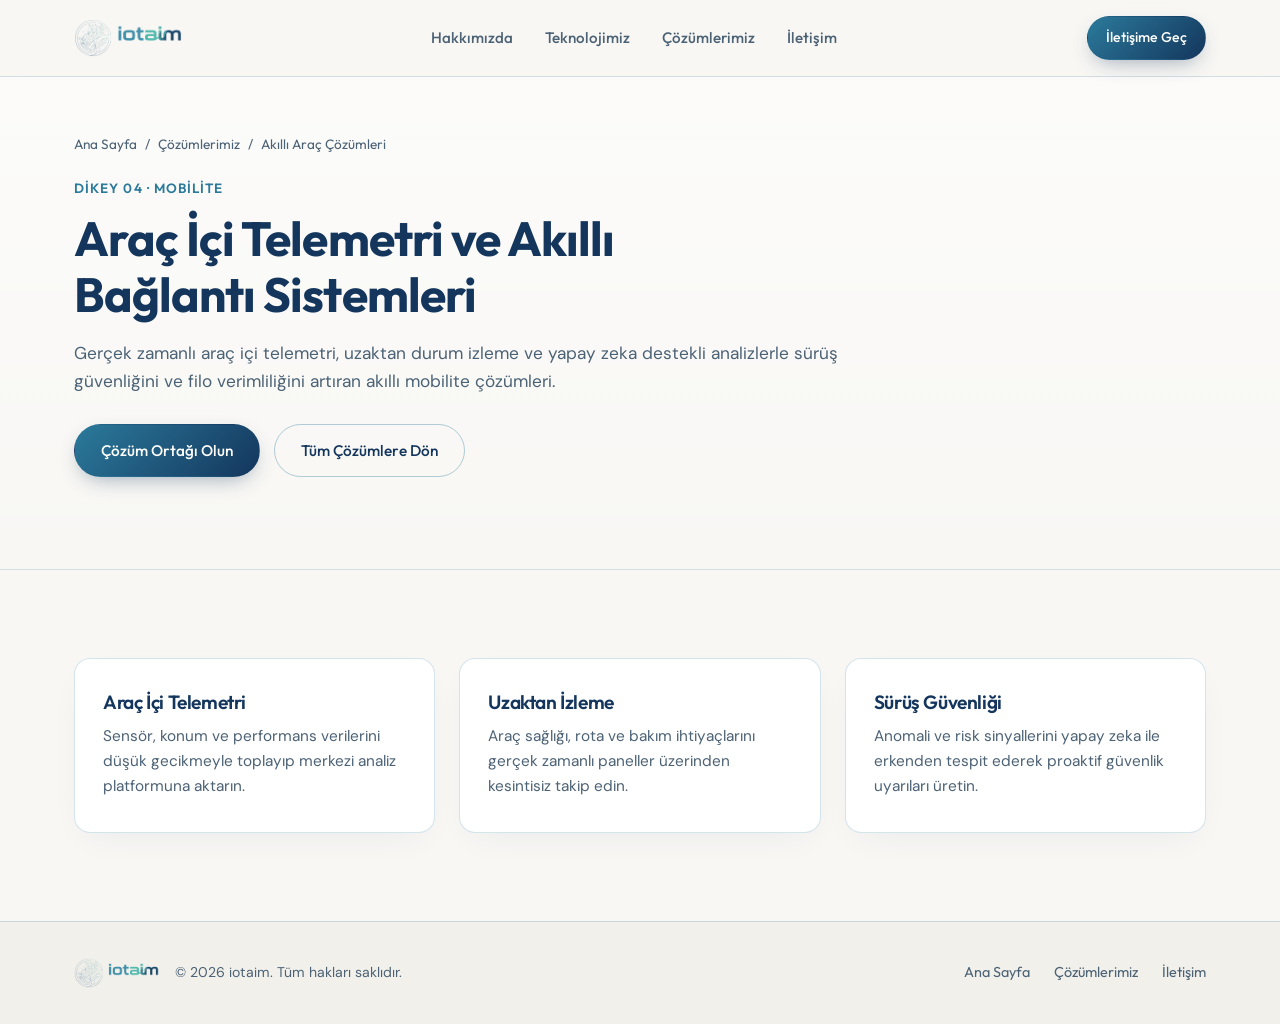
<file: cozumler/akilli-arac-telemetri.html>
<!DOCTYPE html>
<html lang="tr">
<head>
  <meta charset="UTF-8" />
  <meta name="viewport" content="width=device-width, initial-scale=1.0" />
  <title>Akıllı Araç ve Telemetri Çözümleri — iotaim</title>
  <meta
    name="description"
    content="Araç içi telemetri, uzaktan gerçek zamanlı izleme ve sürüş güvenliğini artıran akıllı bağlantı sistemleri."
  />
  <meta name="robots" content="index, follow" />
  <link rel="canonical" href="https://iotaim.com/cozumler/akilli-arac-telemetri.html" />
  <link rel="icon" type="image/png" href="../assets/images/iotaim_logo.png" />

  <link rel="preconnect" href="https://fonts.googleapis.com" />
  <link rel="preconnect" href="https://fonts.gstatic.com" crossorigin />
  <link
    href="https://fonts.googleapis.com/css2?family=DM+Sans:ital,opsz,wght@0,9..40,400..700;1,9..40,400..500&family=Outfit:wght@400;500;600;700&display=swap"
    rel="stylesheet"
  />
  <link rel="stylesheet" href="../assets/css/styles.css" />

  <script type="application/ld+json">
  {
    "@context": "https://schema.org",
    "@type": "Service",
    "name": "Akıllı Araç Çözümleri",
    "provider": { "@type": "Organization", "name": "iotaim", "url": "https://iotaim.com/" },
    "description": "Araç içi telemetri, uzaktan izleme ve sürüş güvenliğini artıran akıllı bağlantı sistemleri."
  }
  </script>
</head>
<body>
  <div class="ambient-grain" aria-hidden="true"></div>

  <header class="navbar">
    <div class="container navbar__inner">
      <a href="../index.html" class="navbar__brand" aria-label="iotaim Ana Sayfa">
        <img src="../assets/images/iotaim_logo.png" alt="iotaim" class="navbar__logo" />
      </a>
      <nav class="navbar__nav" aria-label="Ana Menü">
        <a href="../index.html#about" class="navbar__link">Hakkımızda</a>
        <a href="../index.html#technology" class="navbar__link">Teknolojimiz</a>
        <a href="../index.html#solutions" class="navbar__link">Çözümlerimiz</a>
        <a href="../index.html#contact" class="navbar__link">İletişim</a>
      </nav>
      <div class="navbar__actions">
        <a href="../index.html#contact" class="btn btn--primary btn--sm">İletişime Geç</a>
      </div>
    </div>
  </header>

  <main>
    <section class="subhero">
      <div class="container">
        <nav class="breadcrumb" aria-label="Sayfa Yolu">
          <a href="../index.html">Ana Sayfa</a>
          <span>/</span>
          <a href="../index.html#solutions">Çözümlerimiz</a>
          <span>/</span>
          <span>Akıllı Araç Çözümleri</span>
        </nav>

        <span class="section-kicker">Dikey 04 · Mobilite</span>
        <h1 class="subhero__title">Araç İçi Telemetri ve Akıllı Bağlantı Sistemleri</h1>
        <p class="subhero__desc">
          Gerçek zamanlı araç içi telemetri, uzaktan durum izleme ve yapay zeka destekli analizlerle sürüş güvenliğini
          ve filo verimliliğini artıran akıllı mobilite çözümleri.
        </p>

        <div class="hero__actions">
          <a href="../index.html#contact" class="btn btn--primary">Çözüm Ortağı Olun</a>
          <a href="../index.html#solutions" class="btn btn--secondary">Tüm Çözümlere Dön</a>
        </div>
      </div>
    </section>

    <section class="section">
      <div class="container">
        <div class="cards-grid cards-grid--3">
          <article class="card">
            <h2 class="card__title">Araç İçi Telemetri</h2>
            <p class="card__text">
              Sensör, konum ve performans verilerini düşük gecikmeyle toplayıp merkezi analiz platformuna aktarın.
            </p>
          </article>
          <article class="card">
            <h2 class="card__title">Uzaktan İzleme</h2>
            <p class="card__text">
              Araç sağlığı, rota ve bakım ihtiyaçlarını gerçek zamanlı paneller üzerinden kesintisiz takip edin.
            </p>
          </article>
          <article class="card">
            <h2 class="card__title">Sürüş Güvenliği</h2>
            <p class="card__text">
              Anomali ve risk sinyallerini yapay zeka ile erkenden tespit ederek proaktif güvenlik uyarıları üretin.
            </p>
          </article>
        </div>
      </div>
    </section>
  </main>

  <footer class="footer">
    <div class="container footer__inner">
      <div class="footer__brand">
        <img src="../assets/images/iotaim_logo.png" alt="iotaim" class="footer__logo" />
        <p class="footer__copy">© 2026 iotaim. Tüm hakları saklıdır.</p>
      </div>
      <div class="footer__links">
        <a href="../index.html">Ana Sayfa</a>
        <a href="../index.html#solutions">Çözümlerimiz</a>
        <a href="../index.html#contact">İletişim</a>
      </div>
    </div>
  </footer>
</body>
</html>
</file>
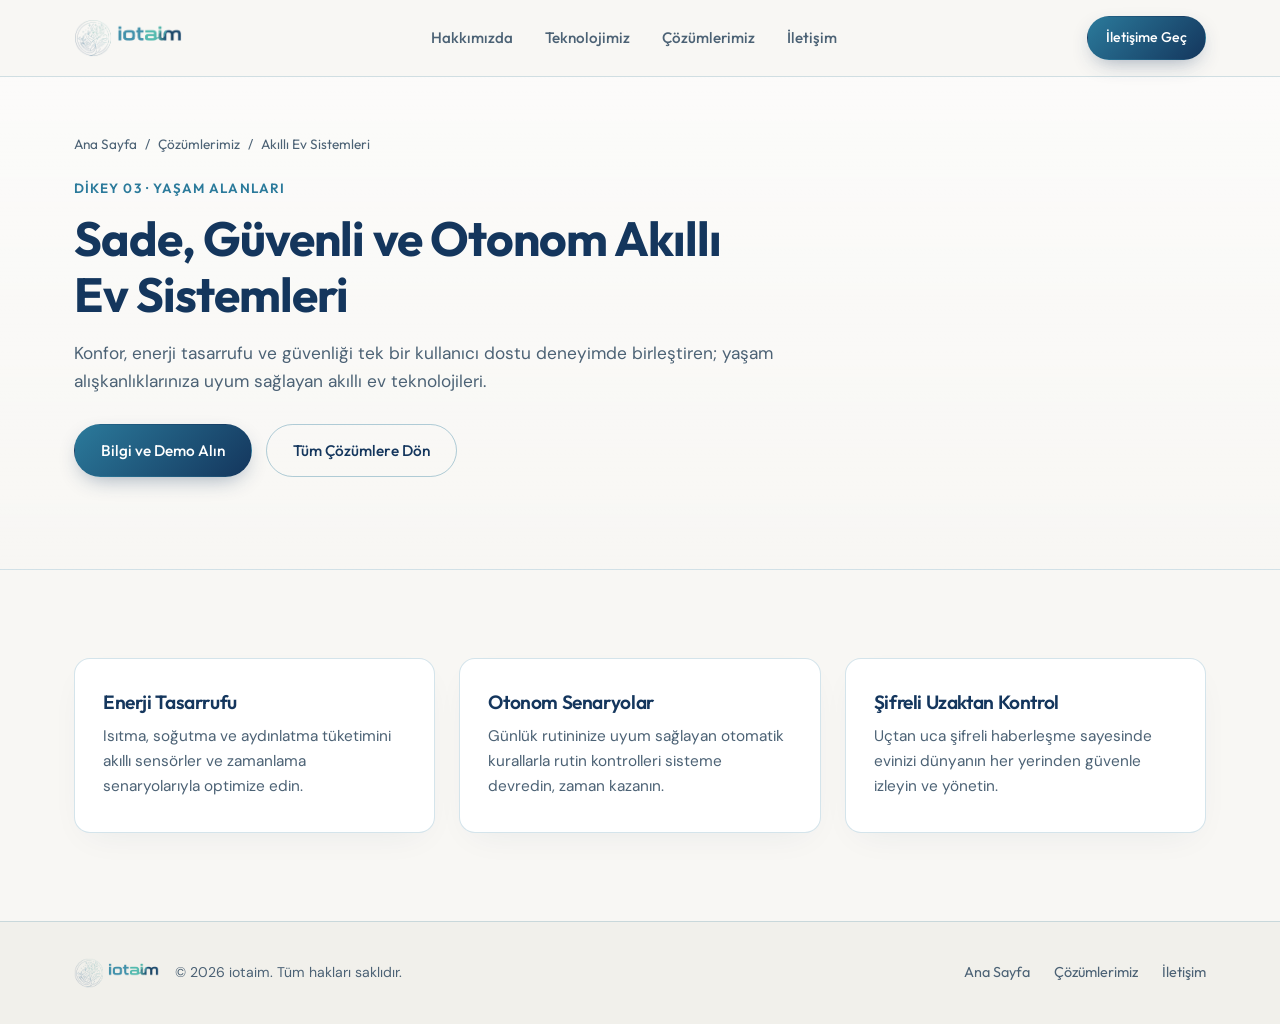
<file: cozumler/akilli-ev-sistemleri.html>
<!DOCTYPE html>
<html lang="tr">
<head>
  <meta charset="UTF-8" />
  <meta name="viewport" content="width=device-width, initial-scale=1.0" />
  <title>Akıllı Ev Sistemleri — iotaim</title>
  <meta
    name="description"
    content="Konfor, enerji tasarrufu ve güvenliği bir araya getiren; uzaktan ve otonom yönetilebilen sade akıllı ev ve yaşam alanı teknolojileri."
  />
  <meta name="robots" content="index, follow" />
  <link rel="canonical" href="https://iotaim.com/cozumler/akilli-ev-sistemleri.html" />
  <link rel="icon" type="image/png" href="../assets/images/iotaim_logo.png" />

  <link rel="preconnect" href="https://fonts.googleapis.com" />
  <link rel="preconnect" href="https://fonts.gstatic.com" crossorigin />
  <link
    href="https://fonts.googleapis.com/css2?family=DM+Sans:ital,opsz,wght@0,9..40,400..700;1,9..40,400..500&family=Outfit:wght@400;500;600;700&display=swap"
    rel="stylesheet"
  />
  <link rel="stylesheet" href="../assets/css/styles.css" />

  <script type="application/ld+json">
  {
    "@context": "https://schema.org",
    "@type": "Service",
    "name": "Akıllı Ev Sistemleri",
    "provider": { "@type": "Organization", "name": "iotaim", "url": "https://iotaim.com/" },
    "description": "Konfor, enerji tasarrufu ve güvenliği bir araya getiren otonom yaşam alanı teknolojileri."
  }
  </script>
</head>
<body>
  <div class="ambient-grain" aria-hidden="true"></div>

  <header class="navbar">
    <div class="container navbar__inner">
      <a href="../index.html" class="navbar__brand" aria-label="iotaim Ana Sayfa">
        <img src="../assets/images/iotaim_logo.png" alt="iotaim" class="navbar__logo" />
      </a>
      <nav class="navbar__nav" aria-label="Ana Menü">
        <a href="../index.html#about" class="navbar__link">Hakkımızda</a>
        <a href="../index.html#technology" class="navbar__link">Teknolojimiz</a>
        <a href="../index.html#solutions" class="navbar__link">Çözümlerimiz</a>
        <a href="../index.html#contact" class="navbar__link">İletişim</a>
      </nav>
      <div class="navbar__actions">
        <a href="../index.html#contact" class="btn btn--primary btn--sm">İletişime Geç</a>
      </div>
    </div>
  </header>

  <main>
    <section class="subhero">
      <div class="container">
        <nav class="breadcrumb" aria-label="Sayfa Yolu">
          <a href="../index.html">Ana Sayfa</a>
          <span>/</span>
          <a href="../index.html#solutions">Çözümlerimiz</a>
          <span>/</span>
          <span>Akıllı Ev Sistemleri</span>
        </nav>

        <span class="section-kicker">Dikey 03 · Yaşam Alanları</span>
        <h1 class="subhero__title">Sade, Güvenli ve Otonom Akıllı Ev Sistemleri</h1>
        <p class="subhero__desc">
          Konfor, enerji tasarrufu ve güvenliği tek bir kullanıcı dostu deneyimde birleştiren; yaşam alışkanlıklarınıza
          uyum sağlayan akıllı ev teknolojileri.
        </p>

        <div class="hero__actions">
          <a href="../index.html#contact" class="btn btn--primary">Bilgi ve Demo Alın</a>
          <a href="../index.html#solutions" class="btn btn--secondary">Tüm Çözümlere Dön</a>
        </div>
      </div>
    </section>

    <section class="section">
      <div class="container">
        <div class="cards-grid cards-grid--3">
          <article class="card">
            <h2 class="card__title">Enerji Tasarrufu</h2>
            <p class="card__text">
              Isıtma, soğutma ve aydınlatma tüketimini akıllı sensörler ve zamanlama senaryolarıyla optimize edin.
            </p>
          </article>
          <article class="card">
            <h2 class="card__title">Otonom Senaryolar</h2>
            <p class="card__text">
              Günlük rutininize uyum sağlayan otomatik kurallarla rutin kontrolleri sisteme devredin, zaman kazanın.
            </p>
          </article>
          <article class="card">
            <h2 class="card__title">Şifreli Uzaktan Kontrol</h2>
            <p class="card__text">
              Uçtan uca şifreli haberleşme sayesinde evinizi dünyanın her yerinden güvenle izleyin ve yönetin.
            </p>
          </article>
        </div>
      </div>
    </section>
  </main>

  <footer class="footer">
    <div class="container footer__inner">
      <div class="footer__brand">
        <img src="../assets/images/iotaim_logo.png" alt="iotaim" class="footer__logo" />
        <p class="footer__copy">© 2026 iotaim. Tüm hakları saklıdır.</p>
      </div>
      <div class="footer__links">
        <a href="../index.html">Ana Sayfa</a>
        <a href="../index.html#solutions">Çözümlerimiz</a>
        <a href="../index.html#contact">İletişim</a>
      </div>
    </div>
  </footer>
</body>
</html>
</file>
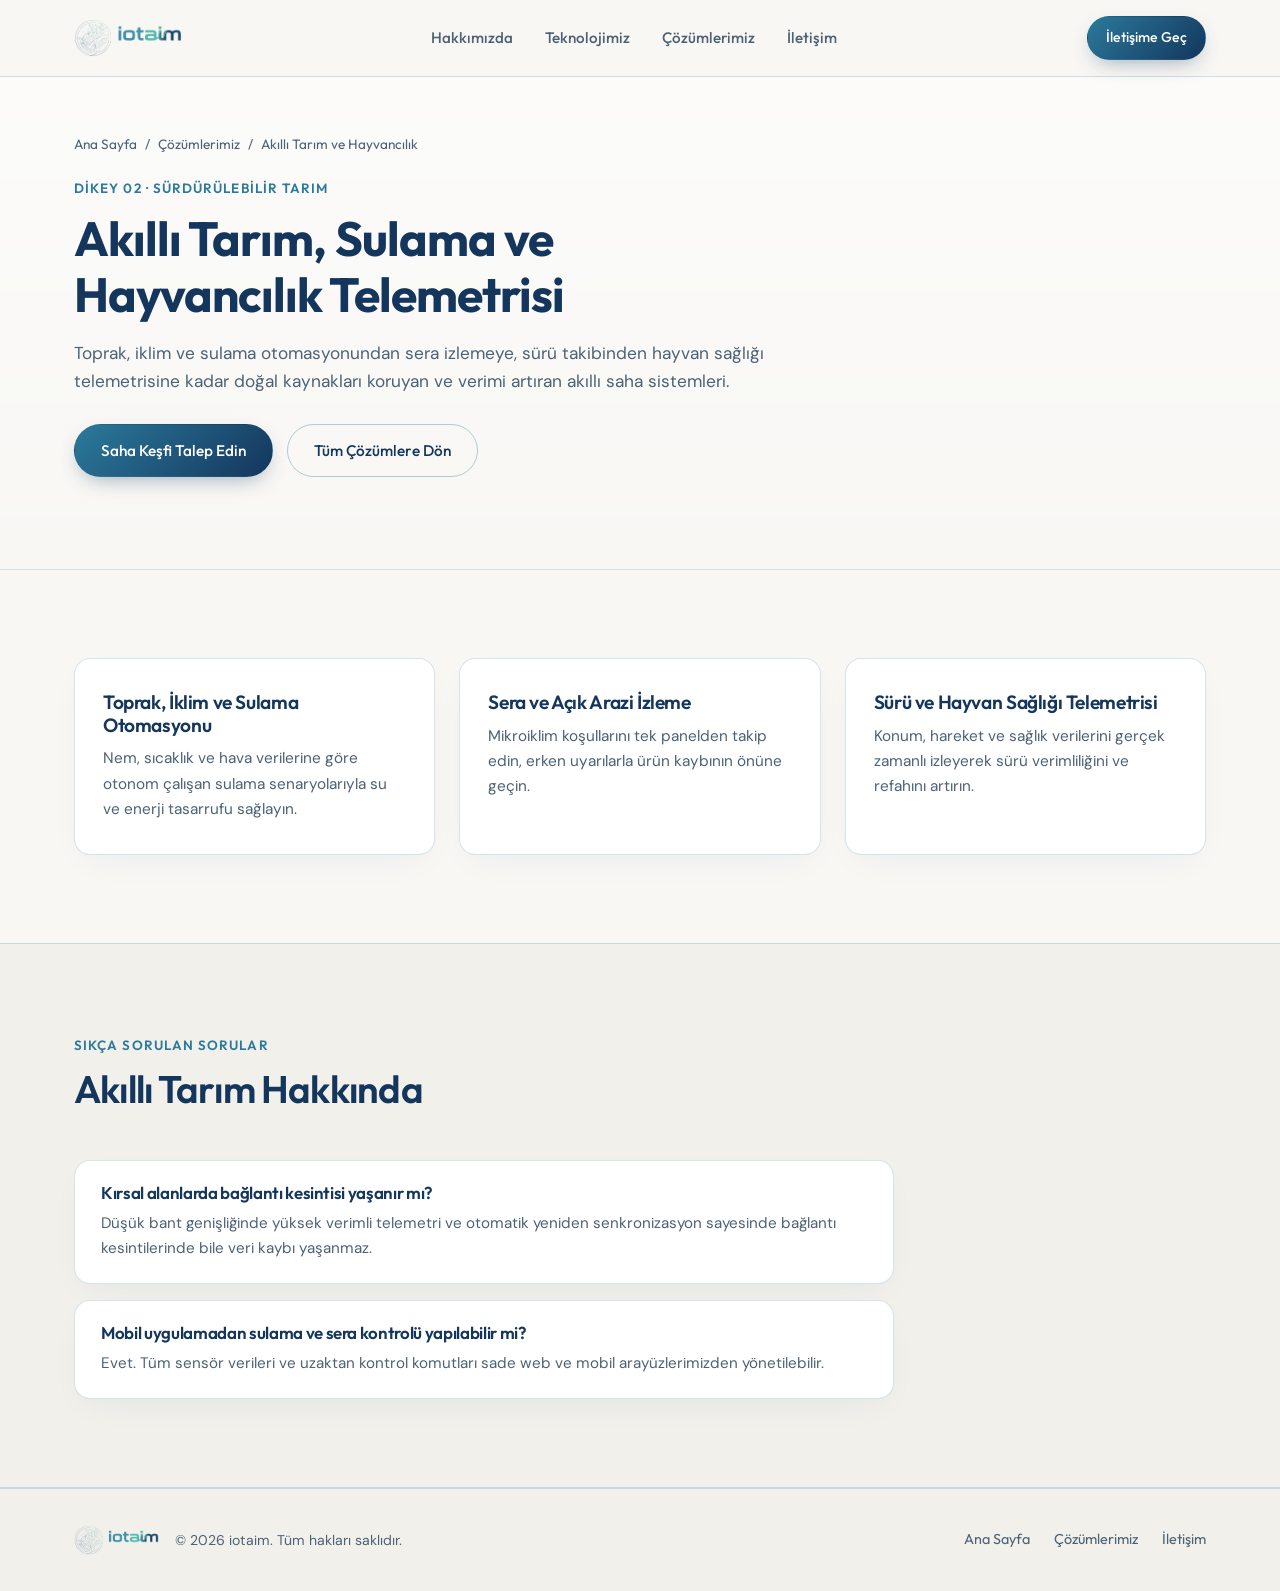
<file: cozumler/akilli-tarim-hayvancilik.html>
<!DOCTYPE html>
<html lang="tr">
<head>
  <meta charset="UTF-8" />
  <meta name="viewport" content="width=device-width, initial-scale=1.0" />
  <title>Akıllı Tarım ve Hayvancılık IoT Çözümleri — iotaim</title>
  <meta
    name="description"
    content="Toprak, iklim ve sulama otomasyonu; sera ve açık arazi izleme; sürü takibi ve hayvan sağlığı telemetrisi ile sürdürülebilir akıllı tarım ve hayvancılık çözümleri."
  />
  <meta name="robots" content="index, follow" />
  <link rel="canonical" href="https://iotaim.com/cozumler/akilli-tarim-hayvancilik.html" />
  <link rel="icon" type="image/png" href="../assets/images/iotaim_logo.png" />

  <link rel="preconnect" href="https://fonts.googleapis.com" />
  <link rel="preconnect" href="https://fonts.gstatic.com" crossorigin />
  <link
    href="https://fonts.googleapis.com/css2?family=DM+Sans:ital,opsz,wght@0,9..40,400..700;1,9..40,400..500&family=Outfit:wght@400;500;600;700&display=swap"
    rel="stylesheet"
  />
  <link rel="stylesheet" href="../assets/css/styles.css" />

  <script type="application/ld+json">
  {
    "@context": "https://schema.org",
    "@graph": [
      {
        "@type": "Service",
        "name": "Akıllı Tarım ve Hayvancılık Çözümleri",
        "provider": { "@type": "Organization", "name": "iotaim", "url": "https://iotaim.com/" },
        "description": "Sulama otomasyonu, sera ve açık arazi izleme, sürü takibi ve hayvan sağlığı telemetrisi."
      },
      {
        "@type": "FAQPage",
        "mainEntity": [
          {
            "@type": "Question",
            "name": "Akıllı tarım sistemleri kırsal ve interneti zayıf arazilerde çalışır mı?",
            "acceptedAnswer": {
              "@type": "Answer",
              "text": "Evet. Düşük bant genişliğinde yüksek verimli telemetri mimarimiz sayesinde geniş ve kırsal arazilerde kesintisiz veri aktarımı sağlanır."
            }
          }
        ]
      }
    ]
  }
  </script>
</head>
<body>
  <div class="ambient-grain" aria-hidden="true"></div>

  <header class="navbar">
    <div class="container navbar__inner">
      <a href="../index.html" class="navbar__brand" aria-label="iotaim Ana Sayfa">
        <img src="../assets/images/iotaim_logo.png" alt="iotaim" class="navbar__logo" />
      </a>
      <nav class="navbar__nav" aria-label="Ana Menü">
        <a href="../index.html#about" class="navbar__link">Hakkımızda</a>
        <a href="../index.html#technology" class="navbar__link">Teknolojimiz</a>
        <a href="../index.html#solutions" class="navbar__link">Çözümlerimiz</a>
        <a href="../index.html#contact" class="navbar__link">İletişim</a>
      </nav>
      <div class="navbar__actions">
        <a href="../index.html#contact" class="btn btn--primary btn--sm">İletişime Geç</a>
      </div>
    </div>
  </header>

  <main>
    <section class="subhero">
      <div class="container">
        <nav class="breadcrumb" aria-label="Sayfa Yolu">
          <a href="../index.html">Ana Sayfa</a>
          <span>/</span>
          <a href="../index.html#solutions">Çözümlerimiz</a>
          <span>/</span>
          <span>Akıllı Tarım ve Hayvancılık</span>
        </nav>

        <span class="section-kicker">Dikey 02 · Sürdürülebilir Tarım</span>
        <h1 class="subhero__title">Akıllı Tarım, Sulama ve Hayvancılık Telemetrisi</h1>
        <p class="subhero__desc">
          Toprak, iklim ve sulama otomasyonundan sera izlemeye, sürü takibinden hayvan sağlığı telemetrisine kadar
          doğal kaynakları koruyan ve verimi artıran akıllı saha sistemleri.
        </p>

        <div class="hero__actions">
          <a href="../index.html#contact" class="btn btn--primary">Saha Keşfi Talep Edin</a>
          <a href="../index.html#solutions" class="btn btn--secondary">Tüm Çözümlere Dön</a>
        </div>
      </div>
    </section>

    <section class="section">
      <div class="container">
        <div class="cards-grid cards-grid--3">
          <article class="card">
            <h2 class="card__title">Toprak, İklim ve Sulama Otomasyonu</h2>
            <p class="card__text">
              Nem, sıcaklık ve hava verilerine göre otonom çalışan sulama senaryolarıyla su ve enerji tasarrufu sağlayın.
            </p>
          </article>
          <article class="card">
            <h2 class="card__title">Sera ve Açık Arazi İzleme</h2>
            <p class="card__text">
              Mikroiklim koşullarını tek panelden takip edin, erken uyarılarla ürün kaybının önüne geçin.
            </p>
          </article>
          <article class="card">
            <h2 class="card__title">Sürü ve Hayvan Sağlığı Telemetrisi</h2>
            <p class="card__text">
              Konum, hareket ve sağlık verilerini gerçek zamanlı izleyerek sürü verimliliğini ve refahını artırın.
            </p>
          </article>
        </div>
      </div>
    </section>

    <section class="section section--tinted">
      <div class="container">
        <div class="section-header">
          <span class="section-kicker">Sıkça Sorulan Sorular</span>
          <h2 class="section-title">Akıllı Tarım Hakkında</h2>
        </div>
        <div class="faq-list">
          <article class="faq-item">
            <h3>Kırsal alanlarda bağlantı kesintisi yaşanır mı?</h3>
            <p>Düşük bant genişliğinde yüksek verimli telemetri ve otomatik yeniden senkronizasyon sayesinde bağlantı kesintilerinde bile veri kaybı yaşanmaz.</p>
          </article>
          <article class="faq-item">
            <h3>Mobil uygulamadan sulama ve sera kontrolü yapılabilir mi?</h3>
            <p>Evet. Tüm sensör verileri ve uzaktan kontrol komutları sade web ve mobil arayüzlerimizden yönetilebilir.</p>
          </article>
        </div>
      </div>
    </section>
  </main>

  <footer class="footer">
    <div class="container footer__inner">
      <div class="footer__brand">
        <img src="../assets/images/iotaim_logo.png" alt="iotaim" class="footer__logo" />
        <p class="footer__copy">© 2026 iotaim. Tüm hakları saklıdır.</p>
      </div>
      <div class="footer__links">
        <a href="../index.html">Ana Sayfa</a>
        <a href="../index.html#solutions">Çözümlerimiz</a>
        <a href="../index.html#contact">İletişim</a>
      </div>
    </div>
  </footer>
</body>
</html>
</file>
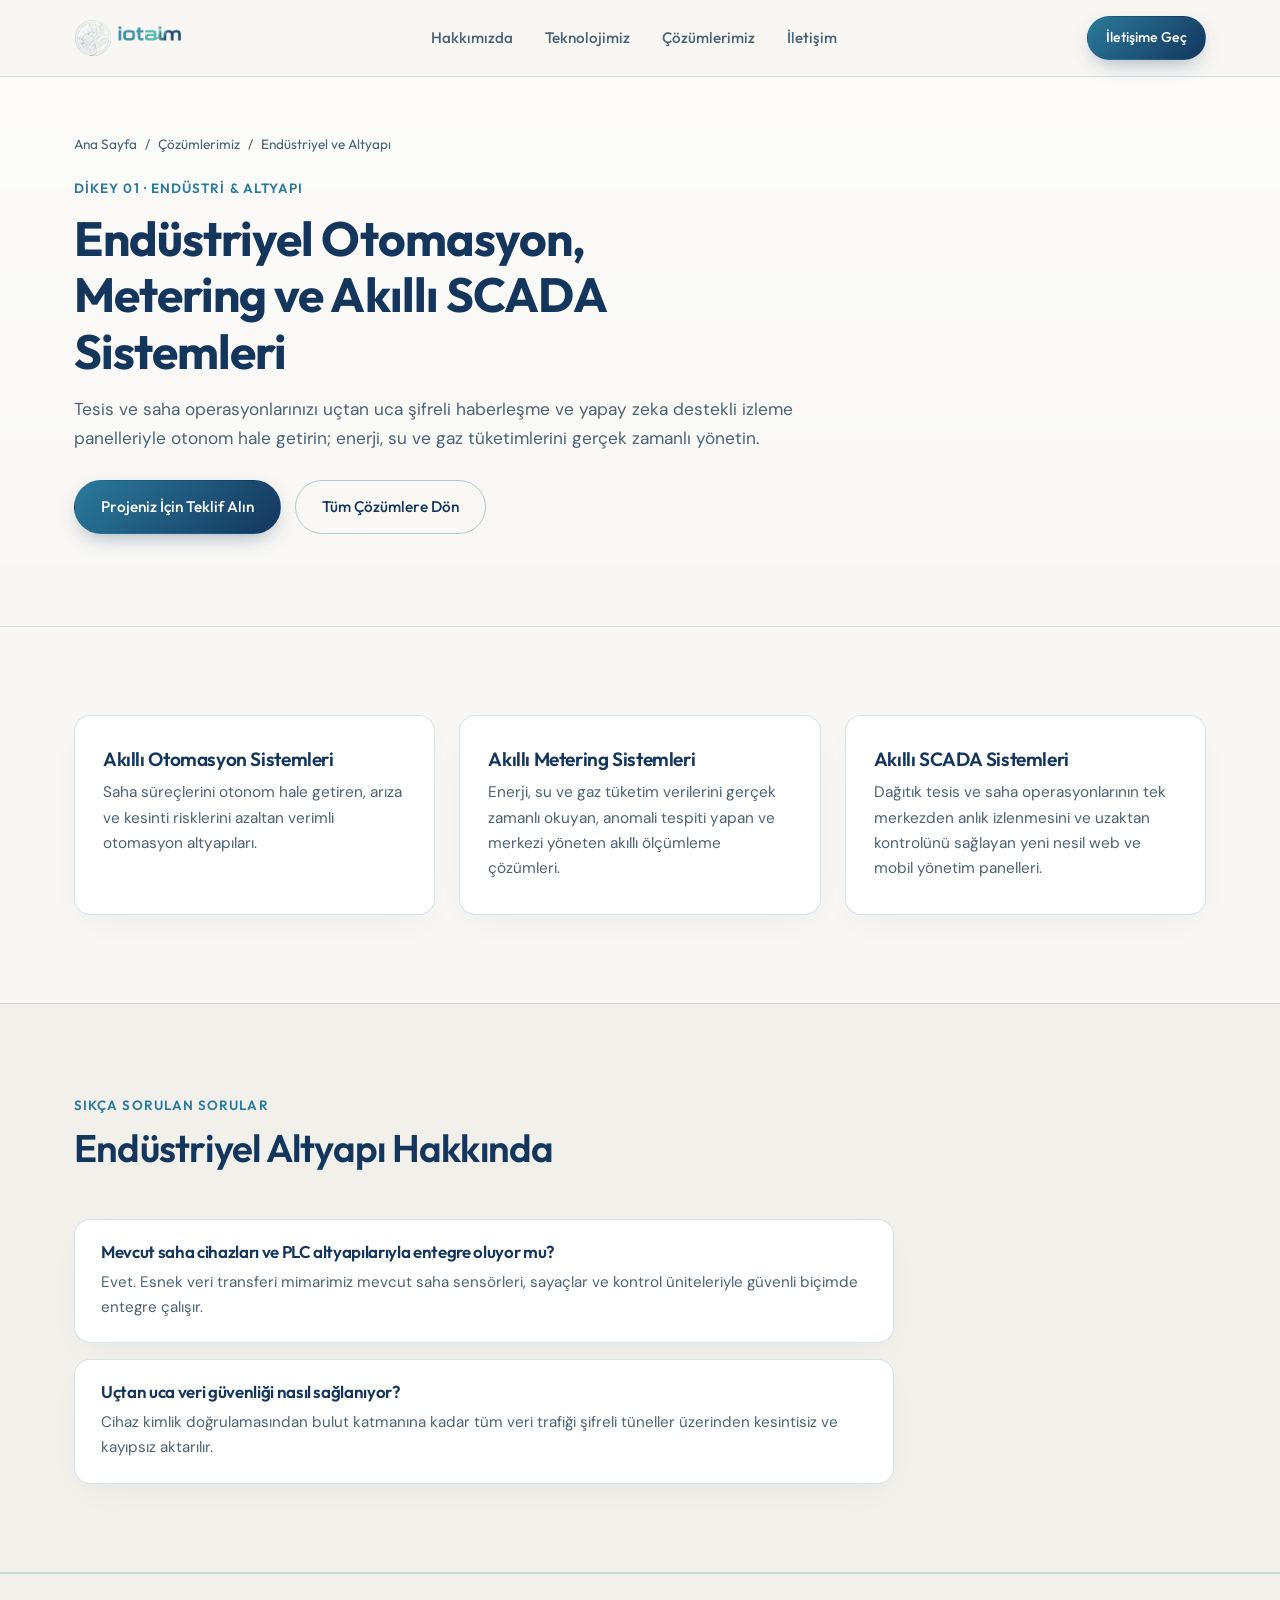
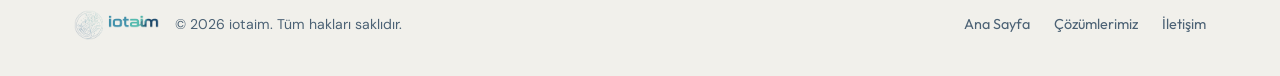
<file: cozumler/endustriyel-scada-otomasyon.html>
<!DOCTYPE html>
<html lang="tr">
<head>
  <meta charset="UTF-8" />
  <meta name="viewport" content="width=device-width, initial-scale=1.0" />
  <title>Endüstriyel IoT, Akıllı SCADA ve Metering Çözümleri — iotaim</title>
  <meta
    name="description"
    content="iotaim ile saha süreçlerini otonom hale getiren Akıllı Otomasyon, gerçek zamanlı enerji/su/gaz ölçümleyen Akıllı Metering (OSOS) ve yeni nesil Akıllı SCADA sistemleri."
  />
  <meta name="robots" content="index, follow" />
  <link rel="canonical" href="https://iotaim.com/cozumler/endustriyel-scada-otomasyon.html" />
  <link rel="icon" type="image/png" href="../assets/images/iotaim_logo.png" />

  <link rel="preconnect" href="https://fonts.googleapis.com" />
  <link rel="preconnect" href="https://fonts.gstatic.com" crossorigin />
  <link
    href="https://fonts.googleapis.com/css2?family=DM+Sans:ital,opsz,wght@0,9..40,400..700;1,9..40,400..500&family=Outfit:wght@400;500;600;700&display=swap"
    rel="stylesheet"
  />
  <link rel="stylesheet" href="../assets/css/styles.css" />

  <script type="application/ld+json">
  {
    "@context": "https://schema.org",
    "@graph": [
      {
        "@type": "Service",
        "name": "Endüstriyel ve Altyapı Çözümleri",
        "provider": { "@type": "Organization", "name": "iotaim", "url": "https://iotaim.com/" },
        "description": "Akıllı Otomasyon, Akıllı Metering (OSOS) ve Akıllı SCADA sistemleri ile kesintisiz endüstriyel dijitalleşme."
      },
      {
        "@type": "FAQPage",
        "mainEntity": [
          {
            "@type": "Question",
            "name": "Akıllı SCADA ve Metering sistemleri mevcut saha cihazlarıyla uyumlu mu?",
            "acceptedAnswer": {
              "@type": "Answer",
              "text": "Evet. Esnek haberleşme mimarimiz mevcut PLC, RTU ve akıllı sayaç altyapılarıyla uçtan uca şifreli biçimde entegre olur."
            }
          },
          {
            "@type": "Question",
            "name": "Veri transferi hangi ölçeklerde çalışır?",
            "acceptedAnswer": {
              "@type": "Answer",
              "text": "Düşük bant genişliğine sahip telemetri paketlerinden yüksek hacimli anlık tesis verilerine kadar her boyutta veriyi kayıpsız aktarır."
            }
          }
        ]
      }
    ]
  }
  </script>
</head>
<body>
  <div class="ambient-grain" aria-hidden="true"></div>

  <header class="navbar">
    <div class="container navbar__inner">
      <a href="../index.html" class="navbar__brand" aria-label="iotaim Ana Sayfa">
        <img src="../assets/images/iotaim_logo.png" alt="iotaim" class="navbar__logo" />
      </a>
      <nav class="navbar__nav" aria-label="Ana Menü">
        <a href="../index.html#about" class="navbar__link">Hakkımızda</a>
        <a href="../index.html#technology" class="navbar__link">Teknolojimiz</a>
        <a href="../index.html#solutions" class="navbar__link">Çözümlerimiz</a>
        <a href="../index.html#contact" class="navbar__link">İletişim</a>
      </nav>
      <div class="navbar__actions">
        <a href="../index.html#contact" class="btn btn--primary btn--sm">İletişime Geç</a>
      </div>
    </div>
  </header>

  <main>
    <section class="subhero">
      <div class="container">
        <nav class="breadcrumb" aria-label="Sayfa Yolu">
          <a href="../index.html">Ana Sayfa</a>
          <span>/</span>
          <a href="../index.html#solutions">Çözümlerimiz</a>
          <span>/</span>
          <span>Endüstriyel ve Altyapı</span>
        </nav>

        <span class="section-kicker">Dikey 01 · Endüstri &amp; Altyapı</span>
        <h1 class="subhero__title">Endüstriyel Otomasyon, Metering ve Akıllı SCADA Sistemleri</h1>
        <p class="subhero__desc">
          Tesis ve saha operasyonlarınızı uçtan uca şifreli haberleşme ve yapay zeka destekli izleme panelleriyle
          otonom hale getirin; enerji, su ve gaz tüketimlerini gerçek zamanlı yönetin.
        </p>

        <div class="hero__actions">
          <a href="../index.html#contact" class="btn btn--primary">Projeniz İçin Teklif Alın</a>
          <a href="../index.html#solutions" class="btn btn--secondary">Tüm Çözümlere Dön</a>
        </div>
      </div>
    </section>

    <section class="section">
      <div class="container">
        <div class="cards-grid cards-grid--3">
          <article class="card">
            <h2 class="card__title">Akıllı Otomasyon Sistemleri</h2>
            <p class="card__text">
              Saha süreçlerini otonom hale getiren, arıza ve kesinti risklerini azaltan verimli otomasyon altyapıları.
            </p>
          </article>
          <article class="card">
            <h2 class="card__title">Akıllı Metering Sistemleri</h2>
            <p class="card__text">
              Enerji, su ve gaz tüketim verilerini gerçek zamanlı okuyan, anomali tespiti yapan ve merkezi yöneten akıllı ölçümleme çözümleri.
            </p>
          </article>
          <article class="card">
            <h2 class="card__title">Akıllı SCADA Sistemleri</h2>
            <p class="card__text">
              Dağıtık tesis ve saha operasyonlarının tek merkezden anlık izlenmesini ve uzaktan kontrolünü sağlayan yeni nesil web ve mobil yönetim panelleri.
            </p>
          </article>
        </div>
      </div>
    </section>

    <section class="section section--tinted">
      <div class="container">
        <div class="section-header">
          <span class="section-kicker">Sıkça Sorulan Sorular</span>
          <h2 class="section-title">Endüstriyel Altyapı Hakkında</h2>
        </div>
        <div class="faq-list">
          <article class="faq-item">
            <h3>Mevcut saha cihazları ve PLC altyapılarıyla entegre oluyor mu?</h3>
            <p>Evet. Esnek veri transferi mimarimiz mevcut saha sensörleri, sayaçlar ve kontrol üniteleriyle güvenli biçimde entegre çalışır.</p>
          </article>
          <article class="faq-item">
            <h3>Uçtan uca veri güvenliği nasıl sağlanıyor?</h3>
            <p>Cihaz kimlik doğrulamasından bulut katmanına kadar tüm veri trafiği şifreli tüneller üzerinden kesintisiz ve kayıpsız aktarılır.</p>
          </article>
        </div>
      </div>
    </section>
  </main>

  <footer class="footer">
    <div class="container footer__inner">
      <div class="footer__brand">
        <img src="../assets/images/iotaim_logo.png" alt="iotaim" class="footer__logo" />
        <p class="footer__copy">© 2026 iotaim. Tüm hakları saklıdır.</p>
      </div>
      <div class="footer__links">
        <a href="../index.html">Ana Sayfa</a>
        <a href="../index.html#solutions">Çözümlerimiz</a>
        <a href="../index.html#contact">İletişim</a>
      </div>
    </div>
  </footer>
</body>
</html>
</file>
<file: assets/css/styles.css>
/* ==========================================================================
   iotaim Design System
   Palette derived from brand identity:
   - Ground: #F8F7F4 (warm off-white)
   - Ink:    #1A2B3C (deep night blue)
   - iot:    #2B7A9B (ocean blue)
   - ai:     #3BB29D (turquoise green)
   - aim:    #14365D (midnight blue)
   ========================================================================== */

:root {
  --bg: #F8F7F4;
  --bg-elevated: #FFFFFF;
  --bg-tinted: #F1F0EB;
  --text: #1A2B3C;
  --text-muted: #4C6275;
  --iot: #2B7A9B;
  --ai: #3BB29D;
  --aim: #14365D;
  --border: rgba(43, 122, 155, 0.2);
  --border-strong: rgba(43, 122, 155, 0.36);

  --font-display: 'Outfit', sans-serif;
  --font-body: 'DM Sans', sans-serif;

  --radius-sm: 10px;
  --radius-md: 16px;
  --radius-lg: 24px;
  --shadow-soft: 0 12px 36px -14px rgba(20, 54, 93, 0.08);
  --shadow-hover: 0 20px 44px -16px rgba(43, 122, 155, 0.18);

  --transition: 0.28s cubic-bezier(0.22, 1, 0.36, 1);
}

*,
*::before,
*::after {
  box-sizing: border-box;
}

html {
  scroll-behavior: smooth;
  font-size: 16px;
}

body {
  margin: 0;
  background-color: var(--bg);
  color: var(--text);
  font-family: var(--font-body);
  line-height: 1.65;
  -webkit-font-smoothing: antialiased;
  overflow-x: hidden;
}

/* Subtle paper-like texture */
.ambient-grain {
  position: fixed;
  inset: 0;
  pointer-events: none;
  z-index: 999;
  opacity: 0.025;
  background-image: radial-gradient(var(--aim) 0.6px, transparent 0.6px);
  background-size: 18px 18px;
}

img {
  max-width: 100%;
  display: block;
}

a {
  color: inherit;
  text-decoration: none;
}

h1, h2, h3, h4 {
  font-family: var(--font-display);
  margin: 0;
  line-height: 1.18;
  letter-spacing: -0.02em;
  color: var(--aim);
}

p {
  margin: 0;
}

.container {
  width: 100%;
  max-width: 1180px;
  margin-inline: auto;
  padding-inline: 24px;
}

/* ==========================================================================
   Buttons & Utilities
   ========================================================================== */

.btn {
  display: inline-flex;
  align-items: center;
  justify-content: center;
  gap: 8px;
  font-family: var(--font-display);
  font-weight: 500;
  font-size: 0.96rem;
  padding: 13px 26px;
  border-radius: 999px;
  border: 1px solid transparent;
  cursor: pointer;
  transition: transform var(--transition), background-color var(--transition), border-color var(--transition), box-shadow var(--transition), color var(--transition);
}

.btn--sm {
  padding: 9px 18px;
  font-size: 0.88rem;
}

.btn--full {
  width: 100%;
}

.btn--primary {
  background: linear-gradient(135deg, var(--iot), var(--aim));
  color: #FFFFFF;
  box-shadow: 0 8px 22px -8px rgba(20, 54, 93, 0.45);
}

.btn--primary:hover {
  transform: translateY(-2px);
  box-shadow: 0 12px 28px -8px rgba(43, 122, 155, 0.55);
}

.btn--secondary {
  background: transparent;
  color: var(--aim);
  border-color: var(--border-strong);
}

.btn--secondary:hover {
  background: rgba(43, 122, 155, 0.06);
  border-color: var(--iot);
  transform: translateY(-2px);
}

.text-gradient {
  background: linear-gradient(110deg, var(--iot) 0%, var(--ai) 55%, var(--aim) 100%);
  -webkit-background-clip: text;
  background-clip: text;
  color: transparent;
}

/* ==========================================================================
   Navbar
   ========================================================================== */

.navbar {
  position: sticky;
  top: 0;
  z-index: 100;
  background: rgba(248, 247, 244, 0.86);
  backdrop-filter: blur(14px);
  -webkit-backdrop-filter: blur(14px);
  border-bottom: 1px solid var(--border);
  transition: box-shadow var(--transition);
}

.navbar.is-scrolled {
  box-shadow: 0 6px 24px -12px rgba(20, 54, 93, 0.14);
}

.navbar__inner {
  display: flex;
  align-items: center;
  justify-content: space-between;
  min-height: 76px;
  gap: 24px;
}

.navbar__brand {
  display: inline-flex;
  align-items: center;
  flex-shrink: 0;
}

.navbar__logo {
  height: 38px;
  width: auto;
}

.navbar__nav {
  display: flex;
  align-items: center;
  gap: 32px;
}

.navbar__link {
  font-family: var(--font-display);
  font-size: 0.95rem;
  font-weight: 500;
  color: var(--text-muted);
  position: relative;
  padding-block: 4px;
  transition: color var(--transition);
}

.navbar__link::after {
  content: '';
  position: absolute;
  left: 0;
  bottom: 0;
  width: 0;
  height: 1.5px;
  background: linear-gradient(90deg, var(--iot), var(--ai));
  transition: width var(--transition);
}

.navbar__link:hover {
  color: var(--aim);
}

.navbar__link:hover::after {
  width: 100%;
}

.navbar__actions {
  display: flex;
  align-items: center;
  gap: 14px;
}

.lang-switch {
  display: inline-flex;
  align-items: center;
  gap: 4px;
  padding: 4px 10px;
  border-radius: 999px;
  border: 1px solid var(--border);
  background: rgba(255, 255, 255, 0.65);
}

.lang-switch__btn {
  background: none;
  border: none;
  padding: 2px 5px;
  font-family: var(--font-display);
  font-size: 0.8rem;
  font-weight: 600;
  color: var(--text-muted);
  cursor: pointer;
  border-radius: 6px;
  transition: color var(--transition), background-color var(--transition);
}

.lang-switch__btn.is-active {
  color: var(--aim);
  background: rgba(59, 178, 157, 0.16);
}

.lang-switch__sep {
  font-size: 0.75rem;
  color: var(--border-strong);
}

.navbar__toggle {
  display: none;
  flex-direction: column;
  justify-content: center;
  gap: 5px;
  width: 40px;
  height: 40px;
  padding: 8px;
  background: transparent;
  border: 1px solid var(--border);
  border-radius: var(--radius-sm);
  cursor: pointer;
}

.navbar__toggle span {
  display: block;
  width: 100%;
  height: 1.5px;
  background: var(--aim);
  border-radius: 2px;
  transition: transform var(--transition), opacity var(--transition);
}

/* ==========================================================================
   Hero
   ========================================================================== */

.hero {
  padding: 72px 0 88px;
  position: relative;
}

.hero__grid {
  display: grid;
  grid-template-columns: 1.12fr 0.88fr;
  align-items: center;
  gap: 48px;
}

.eyebrow {
  display: inline-flex;
  align-items: center;
  gap: 10px;
  padding: 6px 14px;
  border-radius: 999px;
  border: 1px solid var(--border);
  background: rgba(255, 255, 255, 0.72);
  font-family: var(--font-display);
  font-size: 0.82rem;
  font-weight: 600;
  letter-spacing: 0.08em;
  text-transform: uppercase;
  color: var(--iot);
  margin-bottom: 24px;
}

.eyebrow__dot {
  width: 7px;
  height: 7px;
  border-radius: 50%;
  background: var(--ai);
  box-shadow: 0 0 0 4px rgba(59, 178, 157, 0.2);
}

.hero__title {
  font-size: clamp(2.35rem, 4.4vw, 3.6rem);
  font-weight: 700;
  line-height: 1.12;
  margin-bottom: 22px;
}

.hero__subtitle {
  font-size: 1.12rem;
  color: var(--text-muted);
  max-width: 58ch;
  margin-bottom: 34px;
}

.hero__actions {
  display: flex;
  flex-wrap: wrap;
  gap: 14px;
  margin-bottom: 44px;
}

.hero__metrics {
  display: flex;
  flex-wrap: wrap;
  align-items: center;
  gap: 20px;
  padding-top: 24px;
  border-top: 1px solid var(--border);
}

.hero__metric {
  display: flex;
  flex-direction: column;
  gap: 2px;
}

.hero__metric-label {
  font-size: 0.76rem;
  text-transform: uppercase;
  letter-spacing: 0.08em;
  color: var(--text-muted);
}

.hero__metric-value {
  font-family: var(--font-display);
  font-size: 0.96rem;
  font-weight: 600;
  color: var(--aim);
}

.hero__metric-divider {
  width: 1px;
  height: 28px;
  background: var(--border);
}

.hero__visual {
  display: flex;
  justify-content: center;
  align-items: center;
}

.orbital-frame {
  width: 100%;
  max-width: 440px;
  aspect-ratio: 1 / 1;
  position: relative;
}

.orbital-svg {
  width: 100%;
  height: 100%;
}

.svg-orbit-slow {
  transform-origin: 230px 230px;
  animation: spinSlow 48s linear infinite;
}

.svg-orbit-reverse {
  transform-origin: 230px 230px;
  animation: spinReverse 36s linear infinite;
}

.svg-float {
  animation: floatGentle 7s ease-in-out infinite;
}

@keyframes spinSlow {
  from { transform: rotate(0deg); }
  to { transform: rotate(360deg); }
}

@keyframes spinReverse {
  from { transform: rotate(360deg); }
  to { transform: rotate(0deg); }
}

@keyframes floatGentle {
  0%, 100% { transform: translateY(0); }
  50% { transform: translateY(-6px); }
}

/* ==========================================================================
   Sections & Cards
   ========================================================================== */

.section {
  padding: 88px 0;
}

.section--tinted {
  background-color: var(--bg-tinted);
  border-block: 1px solid var(--border);
}

.section-header {
  max-width: 680px;
  margin-bottom: 48px;
}

.section-kicker {
  display: inline-block;
  font-family: var(--font-display);
  font-size: 0.84rem;
  font-weight: 600;
  letter-spacing: 0.08em;
  text-transform: uppercase;
  color: var(--iot);
  margin-bottom: 10px;
}

.section-title {
  font-size: clamp(1.75rem, 3vw, 2.5rem);
  font-weight: 600;
  margin-bottom: 14px;
}

.section-desc {
  color: var(--text-muted);
  font-size: 1.04rem;
}

.cards-grid {
  display: grid;
  gap: 24px;
}

.cards-grid--3 {
  grid-template-columns: repeat(3, 1fr);
}

.card {
  background: var(--bg-elevated);
  border: 1px solid var(--border);
  border-radius: var(--radius-md);
  padding: 32px 28px;
  box-shadow: var(--shadow-soft);
  transition: transform var(--transition), box-shadow var(--transition), border-color var(--transition);
}

.card:hover {
  transform: translateY(-4px);
  box-shadow: var(--shadow-hover);
  border-color: var(--border-strong);
}

.card__icon {
  width: 46px;
  height: 46px;
  display: inline-flex;
  align-items: center;
  justify-content: center;
  border-radius: 12px;
  background: rgba(43, 122, 155, 0.07);
  border: 1px solid var(--border);
  color: var(--iot);
  margin-bottom: 20px;
}

.card__icon svg {
  width: 26px;
  height: 26px;
}

.card__title {
  font-size: 1.2rem;
  font-weight: 600;
  margin-bottom: 10px;
}

.card__text {
  color: var(--text-muted);
  font-size: 0.96rem;
}

/* ==========================================================================
   Technology Backbone
   ========================================================================== */

.tech-layout {
  display: grid;
  grid-template-columns: 0.95fr 1.05fr;
  gap: 44px;
  align-items: center;
}

.tech-diagram {
  margin-top: 28px;
  padding: 18px;
  background: var(--bg-elevated);
  border: 1px solid var(--border);
  border-radius: var(--radius-md);
  box-shadow: var(--shadow-soft);
}

.tech-pillars {
  display: grid;
  gap: 22px;
}

.tech-card {
  background: var(--bg-elevated);
  border: 1px solid var(--border);
  border-radius: var(--radius-md);
  padding: 28px;
  box-shadow: var(--shadow-soft);
  transition: border-color var(--transition), transform var(--transition);
}

.tech-card:hover {
  border-color: var(--iot);
  transform: translateY(-2px);
}

.tech-card__badge {
  display: inline-block;
  font-family: var(--font-display);
  font-size: 0.78rem;
  font-weight: 600;
  letter-spacing: 0.06em;
  text-transform: uppercase;
  color: var(--iot);
  background: rgba(43, 122, 155, 0.1);
  padding: 4px 10px;
  border-radius: 999px;
  margin-bottom: 12px;
}

.tech-card__badge--teal {
  color: #1F7A6A;
  background: rgba(59, 178, 157, 0.14);
}

.tech-card__title {
  font-size: 1.25rem;
  font-weight: 600;
  margin-bottom: 8px;
}

.tech-card__text {
  color: var(--text-muted);
  font-size: 0.96rem;
  margin-bottom: 14px;
}

.tech-card__list {
  margin: 0;
  padding-left: 18px;
  color: var(--aim);
  font-size: 0.92rem;
  display: grid;
  gap: 6px;
}

/* ==========================================================================
   Solutions (4 Verticals)
   ========================================================================== */

.solutions-grid {
  display: grid;
  grid-template-columns: repeat(2, 1fr);
  gap: 24px;
}

.solution-card {
  background: var(--bg-elevated);
  border: 1px solid var(--border);
  border-radius: var(--radius-lg);
  padding: 32px;
  box-shadow: var(--shadow-soft);
  display: flex;
  flex-direction: column;
  transition: transform var(--transition), box-shadow var(--transition), border-color var(--transition);
}

.solution-card:hover {
  transform: translateY(-4px);
  box-shadow: var(--shadow-hover);
  border-color: var(--border-strong);
}

.solution-card--featured {
  grid-column: 1 / -1;
  background: linear-gradient(145deg, #FFFFFF 0%, rgba(241, 240, 235, 0.55) 100%);
}

.solution-card__top {
  display: flex;
  align-items: center;
  justify-content: space-between;
  margin-bottom: 18px;
}

.solution-card__icon {
  width: 48px;
  height: 48px;
  border-radius: 14px;
  display: inline-flex;
  align-items: center;
  justify-content: center;
  border: 1px solid var(--border);
  background: var(--bg);
  color: var(--iot);
}

.solution-card__icon svg {
  width: 26px;
  height: 26px;
}

.solution-card__tag {
  font-family: var(--font-display);
  font-size: 0.78rem;
  font-weight: 600;
  letter-spacing: 0.08em;
  text-transform: uppercase;
  color: var(--text-muted);
}

.solution-card__title {
  font-size: 1.38rem;
  font-weight: 600;
  margin-bottom: 14px;
}

.solution-card__desc {
  color: var(--text-muted);
  font-size: 0.98rem;
  margin-bottom: 20px;
  flex-grow: 1;
}

.subsolutions {
  display: grid;
  grid-template-columns: repeat(3, 1fr);
  gap: 18px;
  margin-top: 8px;
}

.subsolution {
  padding: 20px;
  border-radius: var(--radius-md);
  background: var(--bg);
  border: 1px solid var(--border);
}

.subsolution h4 {
  font-size: 1.02rem;
  font-weight: 600;
  color: var(--iot);
  margin-bottom: 8px;
}

.subsolution p {
  font-size: 0.91rem;
  color: var(--text-muted);
}

.solution-card__chips {
  display: flex;
  flex-wrap: wrap;
  gap: 8px;
}

.chip {
  font-family: var(--font-display);
  font-size: 0.8rem;
  font-weight: 500;
  color: var(--aim);
  background: rgba(43, 122, 155, 0.08);
  border: 1px solid var(--border);
  padding: 5px 12px;
  border-radius: 999px;
}

/* ==========================================================================
   Contact Section
   ========================================================================== */

.section--contact {
  padding-top: 32px;
}

.contact-box {
  background: var(--bg-elevated);
  border: 1px solid var(--border);
  border-radius: var(--radius-lg);
  padding: 48px;
  box-shadow: var(--shadow-soft);
  display: grid;
  grid-template-columns: 0.95fr 1.05fr;
  gap: 48px;
  align-items: start;
}

.contact-box__title {
  font-size: clamp(1.65rem, 2.8vw, 2.2rem);
  font-weight: 600;
  margin-bottom: 16px;
}

.contact-box__desc {
  color: var(--text-muted);
  margin-bottom: 30px;
}

.contact-details {
  display: grid;
  gap: 14px;
  padding-top: 20px;
  border-top: 1px solid var(--border);
}

.contact-detail {
  display: flex;
  flex-direction: column;
  gap: 2px;
}

.contact-detail__label {
  font-size: 0.78rem;
  text-transform: uppercase;
  letter-spacing: 0.08em;
  color: var(--text-muted);
}

.contact-detail__value {
  font-family: var(--font-display);
  font-weight: 600;
  color: var(--iot);
}

.contact-detail__value:hover {
  color: var(--aim);
}

.contact-form {
  display: grid;
  gap: 16px;
}

.form-row {
  display: grid;
  grid-template-columns: 1fr 1fr;
  gap: 16px;
}

.form-group {
  display: grid;
  gap: 6px;
}

.form-group label {
  font-family: var(--font-display);
  font-size: 0.86rem;
  font-weight: 500;
  color: var(--aim);
}

.form-group input,
.form-group select,
.form-group textarea {
  width: 100%;
  padding: 12px 14px;
  font-family: var(--font-body);
  font-size: 0.95rem;
  color: var(--text);
  background: var(--bg);
  border: 1px solid var(--border);
  border-radius: var(--radius-sm);
  outline: none;
  transition: border-color var(--transition), box-shadow var(--transition), background-color var(--transition);
}

.form-group input:focus,
.form-group select:focus,
.form-group textarea:focus {
  background: #FFFFFF;
  border-color: var(--iot);
  box-shadow: 0 0 0 3px rgba(43, 122, 155, 0.14);
}

.form-feedback {
  font-size: 0.9rem;
  font-weight: 500;
  min-height: 1.4em;
}

.form-feedback.is-success {
  color: #1F7A6A;
}

.form-feedback.is-error {
  color: #B42318;
}

/* ==========================================================================
   Footer
   ========================================================================== */

.footer {
  border-top: 1px solid var(--border);
  padding: 36px 0;
  background: var(--bg-tinted);
}

.footer__inner {
  display: flex;
  flex-wrap: wrap;
  align-items: center;
  justify-content: space-between;
  gap: 24px;
}

.footer__brand {
  display: flex;
  align-items: center;
  gap: 16px;
}

.footer__logo {
  height: 30px;
  width: auto;
}

.footer__copy {
  font-size: 0.88rem;
  color: var(--text-muted);
}

.footer__links {
  display: flex;
  flex-wrap: wrap;
  gap: 24px;
  font-family: var(--font-display);
  font-size: 0.9rem;
  color: var(--text-muted);
}

.footer__links a:hover {
  color: var(--aim);
}

.footer__social {
  display: flex;
  align-items: center;
  gap: 12px;
}

.footer__social a {
  width: 36px;
  height: 36px;
  border-radius: 50%;
  border: 1px solid var(--border);
  display: inline-flex;
  align-items: center;
  justify-content: center;
  color: var(--iot);
  transition: background-color var(--transition), color var(--transition), border-color var(--transition);
}

.footer__social a:hover {
  background: var(--iot);
  color: #FFFFFF;
  border-color: var(--iot);
}

.footer__social svg {
  width: 16px;
  height: 16px;
}

/* ==========================================================================
   Reveal Animation & Reduced Motion
   ========================================================================== */

.reveal {
  opacity: 0;
  transform: translateY(18px);
  transition: opacity 0.65s ease, transform 0.65s cubic-bezier(0.22, 1, 0.36, 1);
}

.reveal.is-visible {
  opacity: 1;
  transform: translateY(0);
}

@media (prefers-reduced-motion: reduce) {
  html {
    scroll-behavior: auto;
  }
  .svg-orbit-slow,
  .svg-orbit-reverse,
  .svg-float {
    animation: none;
  }
  .reveal {
    opacity: 1;
    transform: none;
    transition: none;
  }
}

/* ==========================================================================
   Responsive Breakpoints
   ========================================================================== */

@media (max-width: 980px) {
  .hero__grid,
  .tech-layout,
  .contact-box {
    grid-template-columns: 1fr;
  }

  .hero {
    padding: 48px 0 64px;
  }

  .hero__visual {
    order: -1;
  }

  .orbital-frame {
    max-width: 320px;
  }

  .cards-grid--3,
  .subsolutions {
    grid-template-columns: 1fr;
  }

  .solutions-grid {
    grid-template-columns: 1fr;
  }
}

@media (max-width: 768px) {
  .navbar__nav {
    position: fixed;
    top: 76px;
    left: 0;
    right: 0;
    background: var(--bg);
    border-bottom: 1px solid var(--border);
    flex-direction: column;
    align-items: flex-start;
    padding: 20px 24px 28px;
    gap: 16px;
    transform: translateY(-120%);
    opacity: 0;
    pointer-events: none;
    transition: transform var(--transition), opacity var(--transition);
  }

  .navbar__nav.is-open {
    transform: translateY(0);
    opacity: 1;
    pointer-events: auto;
  }

  .navbar__cta {
    display: none;
  }

  .navbar__toggle {
    display: inline-flex;
  }

  .section {
    padding: 64px 0;
  }

  .contact-box {
    padding: 28px 22px;
    gap: 32px;
  }

  .form-row {
    grid-template-columns: 1fr;
  }

  .footer__inner {
    flex-direction: column;
    align-items: flex-start;
  }
}

/* ==========================================================================
   Vertical Solution Subpages
   ========================================================================== */

.subhero {
  padding: 56px 0 48px;
  border-bottom: 1px solid var(--border);
  background: linear-gradient(180deg, rgba(255, 255, 255, 0.55) 0%, transparent 100%);
}

.breadcrumb {
  display: flex;
  flex-wrap: wrap;
  align-items: center;
  gap: 8px;
  font-family: var(--font-display);
  font-size: 0.85rem;
  color: var(--text-muted);
  margin-bottom: 20px;
}

.breadcrumb a:hover {
  color: var(--iot);
}

.subhero__title {
  font-size: clamp(2rem, 3.8vw, 3rem);
  font-weight: 700;
  margin-bottom: 16px;
  max-width: 22ch;
}

.subhero__desc {
  font-size: 1.08rem;
  color: var(--text-muted);
  max-width: 66ch;
  margin-bottom: 28px;
}

.faq-list {
  display: grid;
  gap: 16px;
  max-width: 820px;
}

.faq-item {
  background: var(--bg-elevated);
  border: 1px solid var(--border);
  border-radius: var(--radius-md);
  padding: 22px 26px;
  box-shadow: var(--shadow-soft);
}

.faq-item h3 {
  font-size: 1.06rem;
  font-weight: 600;
  color: var(--aim);
  margin-bottom: 8px;
}

.faq-item p {
  color: var(--text-muted);
  font-size: 0.95rem;
}

.solution-card__more {
  display: inline-flex;
  align-items: center;
  gap: 6px;
  margin-top: 18px;
  font-family: var(--font-display);
  font-size: 0.9rem;
  font-weight: 600;
  color: var(--iot);
  transition: color var(--transition), gap var(--transition);
}

.solution-card__more:hover {
  color: var(--aim);
  gap: 10px;
}
</file>
